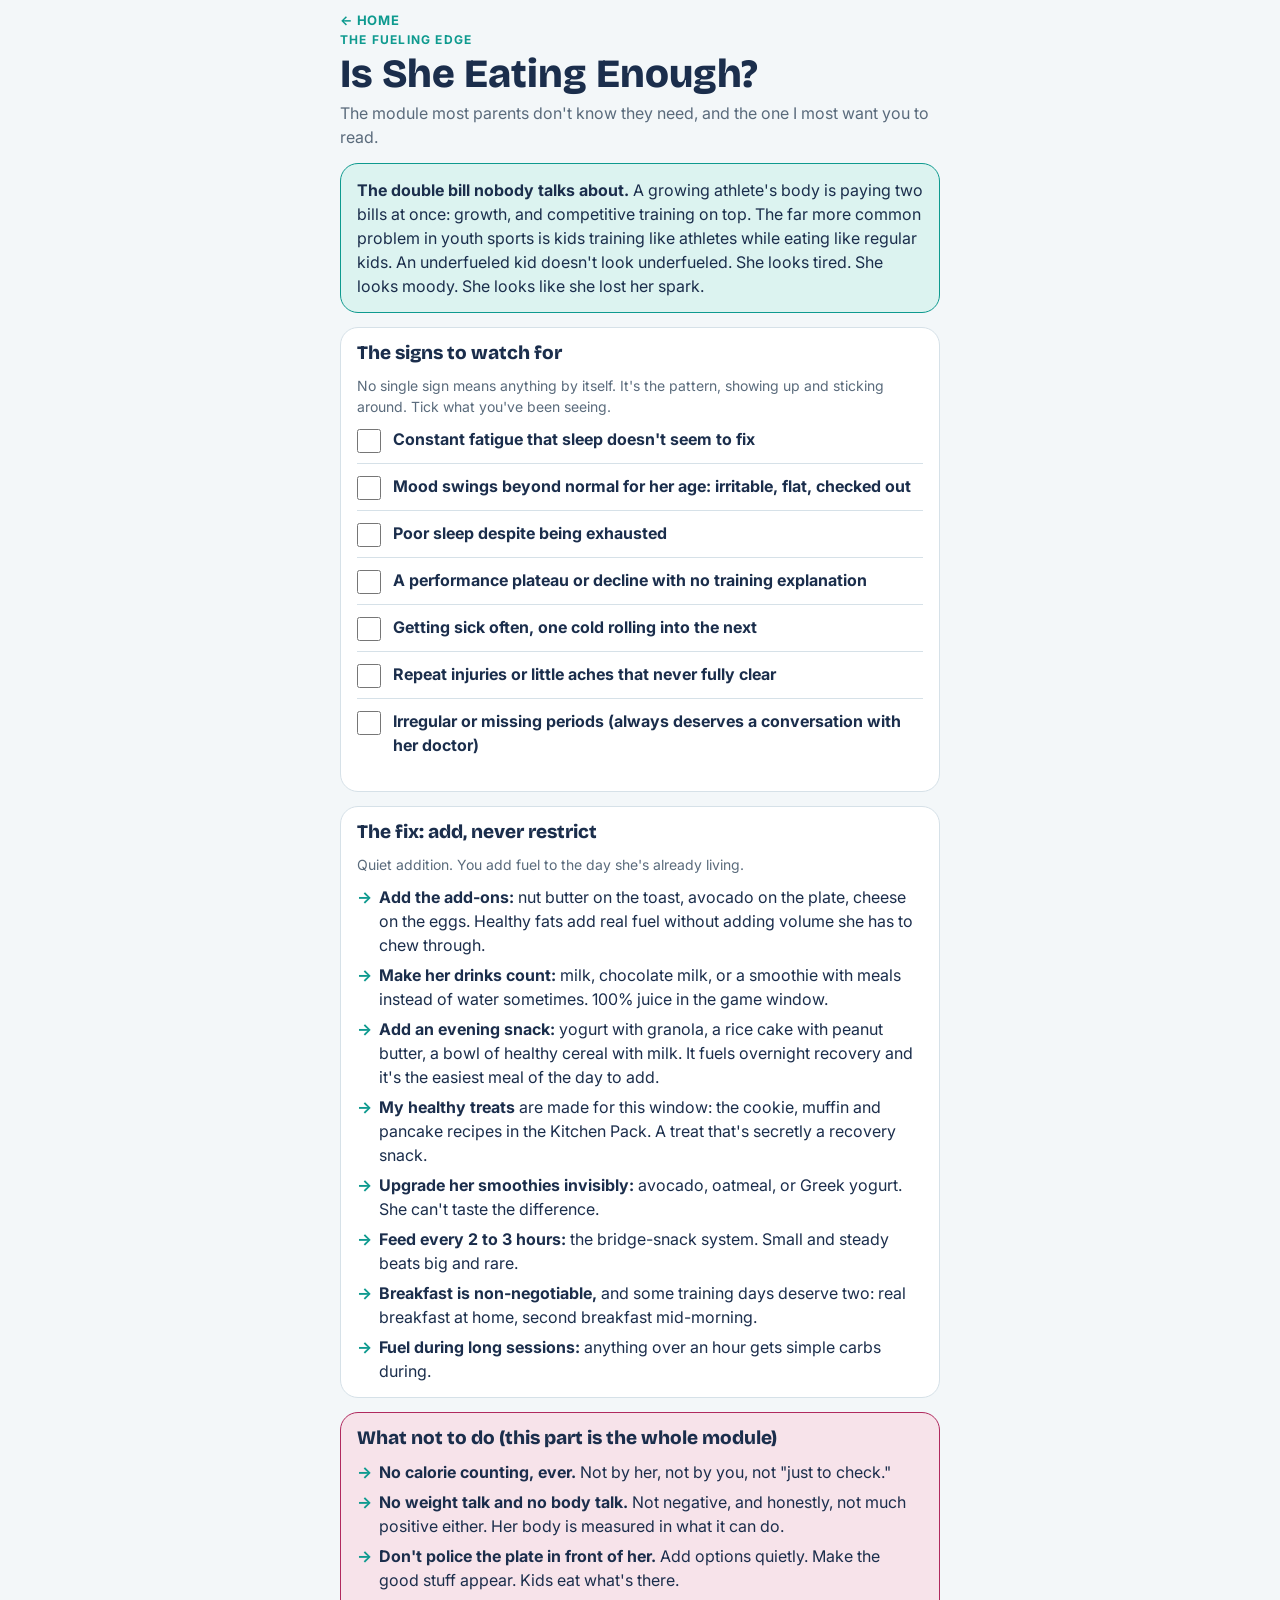
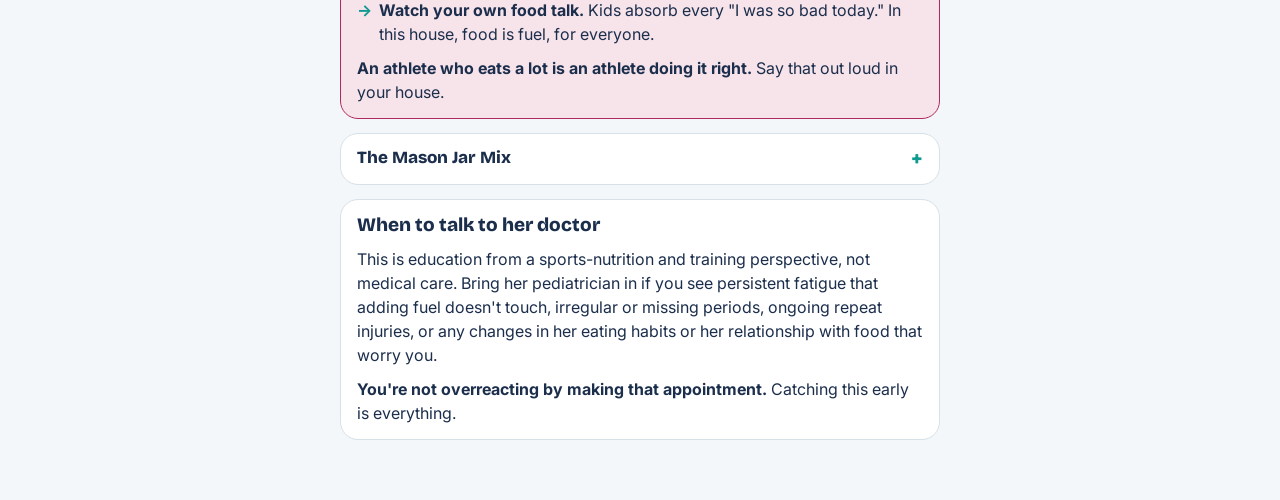
<file: enough.html>
<!doctype html>
<meta charset="utf-8">
<base target="_top">
<meta name="viewport" content="width=device-width, initial-scale=1, viewport-fit=cover">
<title>Is She Eating Enough? · The Fueling Edge</title>
<link rel="manifest" href="manifest.json">
<meta name="theme-color" content="#b0295e">
<meta name="apple-mobile-web-app-capable" content="yes">
<meta name="apple-mobile-web-app-title" content="Fueling">
<link rel="apple-touch-icon" href="icons/icon-180.png">
<link rel="preconnect" href="https://fonts.googleapis.com">
<link rel="stylesheet" href="https://fonts.googleapis.com/css2?family=Bricolage+Grotesque:opsz,wght@12..96,500;12..96,700;12..96,800&family=Inter:wght@400;500;600;700&display=swap">
<link rel="stylesheet" href="fuel.css">
<div class="wrap">
<header><a class="back" href="start.html">← Home</a><span class="eyebrow">The Fueling Edge</span><h1>Is She Eating Enough?</h1><p class=lead>The module most parents don't know they need, and the one I most want you to read.</p></header>
  <div class="card soft"><p><b>The double bill nobody talks about.</b> A growing athlete's body is paying two bills at once: growth, and competitive training on top. The far more common problem in youth sports is kids training like athletes while eating like regular kids. An underfueled kid doesn't look underfueled. She looks tired. She looks moody. She looks like she lost her spark.</p></div>
  <section class="card">
    <h2>The signs to watch for</h2>
    <p class="small muted">No single sign means anything by itself. It's the pattern, showing up and sticking around. Tick what you've been seeing.</p>
    <div id="signs"></div>
    <div id="verdict"></div>
  </section>
  <section class="card">
    <h2>The fix: add, never restrict</h2>
    <p class="small muted">Quiet addition. You add fuel to the day she's already living.</p>
    <ul class="arrows">
      <li><b>Add the add-ons:</b> nut butter on the toast, avocado on the plate, cheese on the eggs. Healthy fats add real fuel without adding volume she has to chew through.</li>
      <li><b>Make her drinks count:</b> milk, chocolate milk, or a smoothie with meals instead of water sometimes. 100% juice in the game window.</li>
      <li><b>Add an evening snack:</b> yogurt with granola, a rice cake with peanut butter, a bowl of healthy cereal with milk. It fuels overnight recovery and it's the easiest meal of the day to add.</li>
      <li><b>My healthy treats</b> are made for this window: the cookie, muffin and pancake recipes in the Kitchen Pack. A treat that's secretly a recovery snack.</li>
      <li><b>Upgrade her smoothies invisibly:</b> avocado, oatmeal, or Greek yogurt. She can't taste the difference.</li>
      <li><b>Feed every 2 to 3 hours:</b> the bridge-snack system. Small and steady beats big and rare.</li>
      <li><b>Breakfast is non-negotiable,</b> and some training days deserve two: real breakfast at home, second breakfast mid-morning.</li>
      <li><b>Fuel during long sessions:</b> anything over an hour gets simple carbs during.</li>
    </ul>
  </section>
  <section class="card pink">
    <h2>What not to do (this part is the whole module)</h2>
    <ul class="arrows">
      <li><b>No calorie counting, ever.</b> Not by her, not by you, not "just to check."</li>
      <li><b>No weight talk and no body talk.</b> Not negative, and honestly, not much positive either. Her body is measured in what it can do.</li>
      <li><b>Don't police the plate in front of her.</b> Add options quietly. Make the good stuff appear. Kids eat what's there.</li>
      <li><b>Watch your own food talk.</b> Kids absorb every "I was so bad today." In this house, food is fuel, for everyone.</li>
    </ul>
    <p><b>An athlete who eats a lot is an athlete doing it right.</b> Say that out loud in your house.</p>
  </section>
  <details><summary>The Mason Jar Mix</summary><div class="in">
    <p>In a mason jar, mix equal parts hemp seeds, chia seeds, and flax meal, a quarter cup of each. Keep it by the stove. A few tablespoons go into anything saucy: chili, stews, meat sauce, meatballs, meatloaf, even smoothies. They don't taste like anything, and they add fiber, healthy fats, and extra protein. They will never know it's there.</p>
  </div></details>
  <section class="card">
    <h2>When to talk to her doctor</h2>
    <p>This is education from a sports-nutrition and training perspective, not medical care. Bring her pediatrician in if you see persistent fatigue that adding fuel doesn't touch, irregular or missing periods, ongoing repeat injuries, or any changes in her eating habits or her relationship with food that worry you.</p>
    <p><b>You're not overreacting by making that appointment.</b> Catching this early is everything.</p>
  </section>
</div>
<script src="fuel.js"></script>
<script>
const SIGNS=[['fatigue','Constant fatigue that sleep doesn\'t seem to fix'],['mood','Mood swings beyond normal for her age: irritable, flat, checked out'],['sleep','Poor sleep despite being exhausted'],['plateau','A performance plateau or decline with no training explanation'],['sick','Getting sick often, one cold rolling into the next'],['injury','Repeat injuries or little aches that never fully clear'],['period','Irregular or missing periods (always deserves a conversation with her doctor)']];
const KEY='fuel:signs';
function render(){const t=store.get(KEY,{});const n=SIGNS.filter(([id])=>t[id]).length;
  $('#signs').innerHTML=SIGNS.map(([id,txt])=>`<div class="item ${t[id]?'done':''}"><input type="checkbox" id="s-${id}" data-id="${id}" ${t[id]?'checked':''}><label for="s-${id}"><b style="text-decoration:none;color:var(--ink)">${esc(txt)}</b></label></div>`).join('');
  $('#verdict').innerHTML=n===0?'':n===1?'<p class="small"><b>One sign.</b> Watch it for a couple of weeks and start the quiet additions below.</p>':t.period?'<p class="small" style="color:var(--accent)"><b>Missing or irregular periods is a direct signal from her body that fuel is short.</b> Start the additions below and book the pediatrician.</p>':`<p class="small" style="color:var(--accent)"><b>${n} signs together is a pattern.</b> Start the additions below today. If two weeks of adding fuel doesn\'t touch it, call her doctor.</p>`}
document.addEventListener('change',e=>{const c=e.target.closest('input[data-id]');if(!c)return;const t=store.get(KEY,{});t[c.dataset.id]=c.checked;store.set(KEY,t);render()});
render();
</script>
</file>
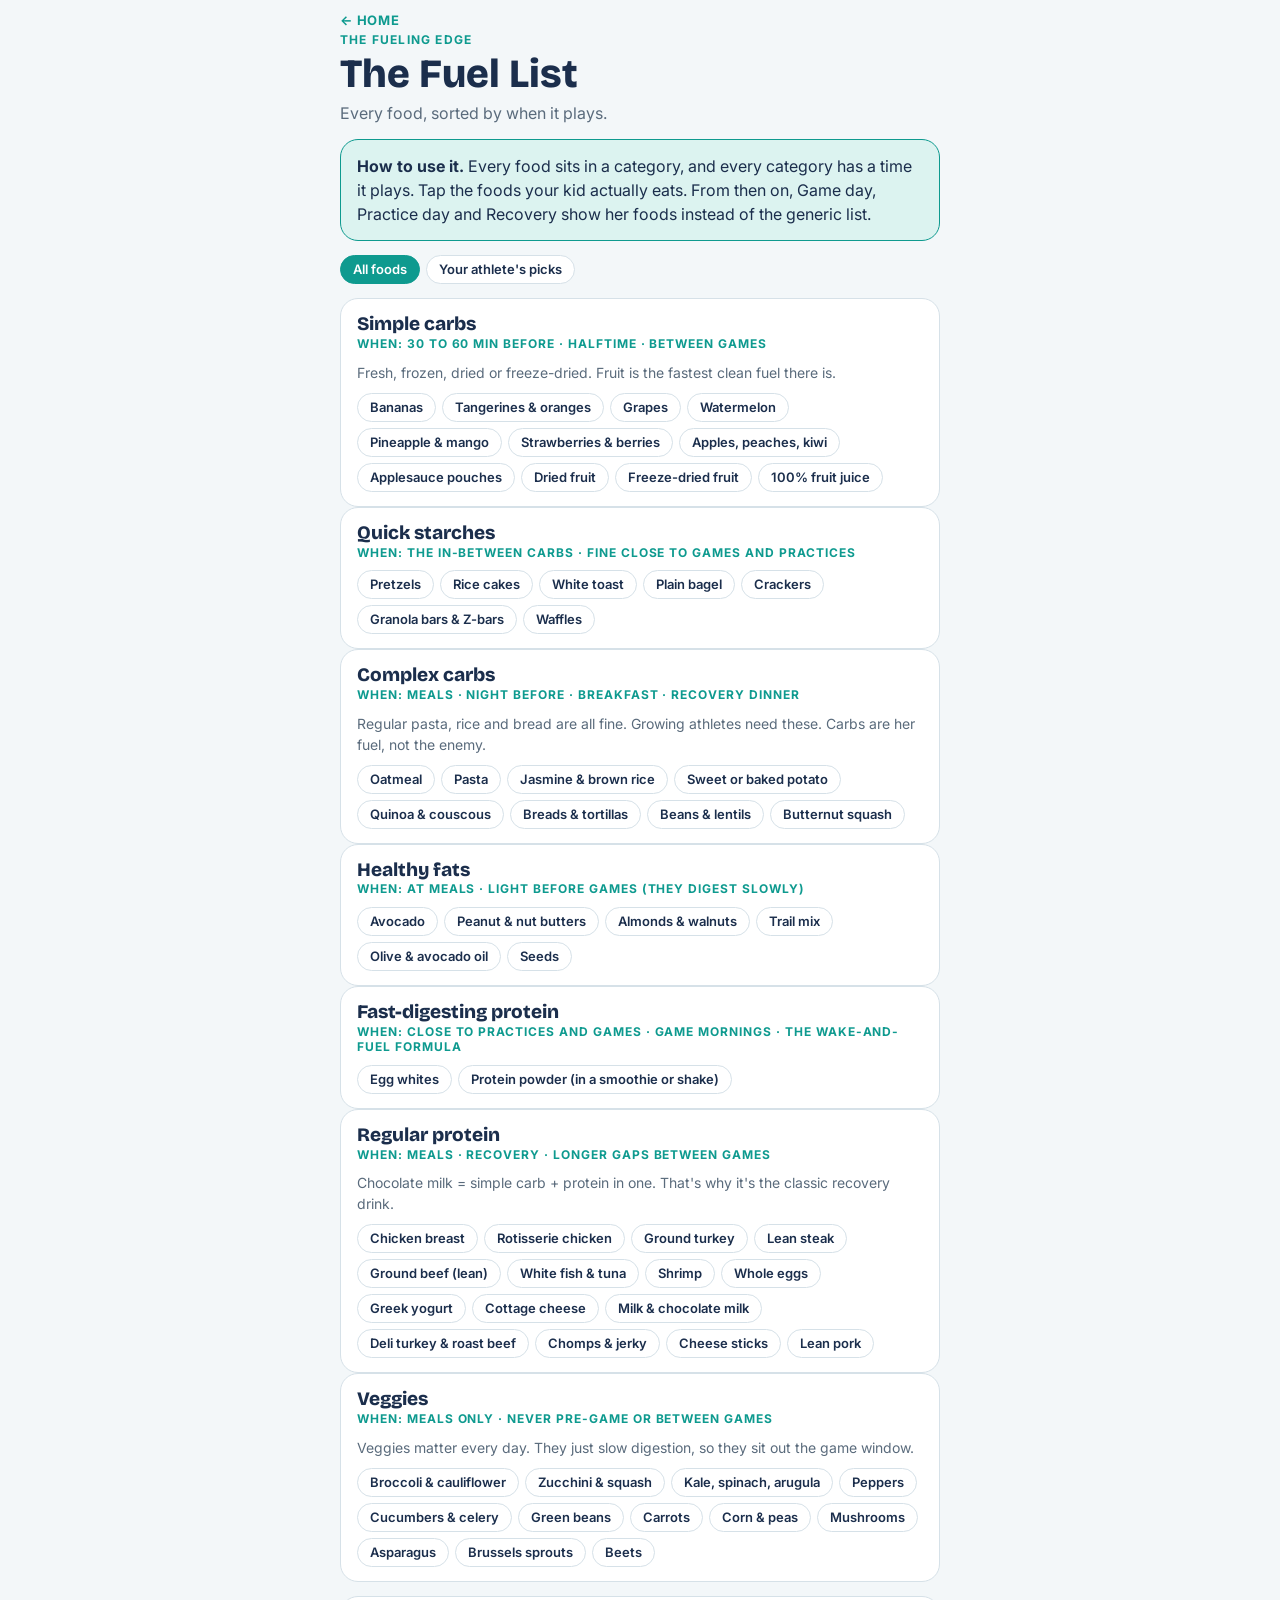
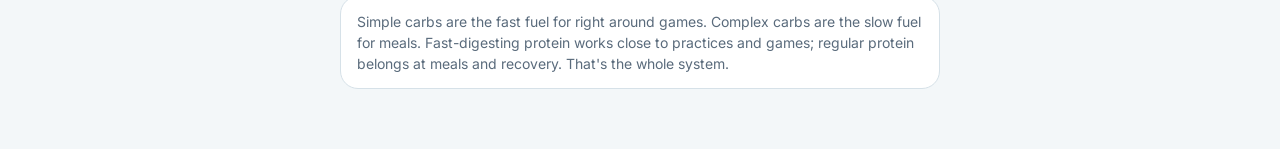
<file: fuel.html>
<!doctype html>
<meta charset="utf-8">
<base target="_top">
<meta name="viewport" content="width=device-width, initial-scale=1, viewport-fit=cover">
<title>The Fuel List · The Fueling Edge</title>
<link rel="manifest" href="manifest.json">
<meta name="theme-color" content="#b0295e">
<meta name="apple-mobile-web-app-capable" content="yes">
<meta name="apple-mobile-web-app-title" content="Fueling">
<link rel="apple-touch-icon" href="icons/icon-180.png">
<link rel="preconnect" href="https://fonts.googleapis.com">
<link rel="stylesheet" href="https://fonts.googleapis.com/css2?family=Bricolage+Grotesque:opsz,wght@12..96,500;12..96,700;12..96,800&family=Inter:wght@400;500;600;700&display=swap">
<link rel="stylesheet" href="fuel.css">
<div class="wrap">
<header><a class="back" href="start.html">← Home</a><span class="eyebrow">The Fueling Edge</span><h1>The Fuel List</h1><p class=lead>Every food, sorted by when it plays.</p></header>
  <div class="card soft"><p><b>How to use it.</b> Every food sits in a category, and every category has a time it plays. Tap the foods your kid actually eats. From then on, Game day, Practice day and Recovery show her foods instead of the generic list.</p></div>
  <div class="chips" id="filter"><button class="chip" data-f="all" aria-pressed="true">All foods</button><button class="chip" data-f="likes" aria-pressed="false">Your athlete's picks</button></div>
  <div id="cats"></div>
  <div class="card"><p class="small muted">Simple carbs are the fast fuel for right around games. Complex carbs are the slow fuel for meals. Fast-digesting protein works close to practices and games; regular protein belongs at meals and recovery. That's the whole system.</p></div>
</div>
<script src="fuel.js"></script>
<script>
let f='all';
function render(){const L=likes();
  $('#cats').innerHTML=DATA.categories.map(c=>{const foods=f==='likes'?c.foods.filter(x=>L[x]):c.foods;if(f==='likes'&&!foods.length)return '';
    return `<section class="card"><div><h2>${esc(c.name)}</h2><span class="when">When: ${esc(c.when)}</span></div>${c.note?`<p class="small muted">${esc(c.note)}</p>`:''}
      <div class="chips">${foods.map(x=>`<button class="chip" data-food="${esc(x)}" aria-pressed="${!!L[x]}">${L[x]?'✓ ':''}${esc(x)}</button>`).join('')}</div></section>`}).join('')||'<div class="card"><p>No picks yet. Switch to All foods and tap the ones she eats.</p></div>';}
document.addEventListener('click',e=>{const b=e.target.closest('button');if(!b)return;
  if(b.dataset.food){const L=likes();L[b.dataset.food]=!L[b.dataset.food];store.set('fuel:likes',L);render()}
  if(b.dataset.f){f=b.dataset.f;document.querySelectorAll('#filter .chip').forEach(x=>x.setAttribute('aria-pressed',x.dataset.f===f));render()}});
loadData().then(render);
</script>
</file>
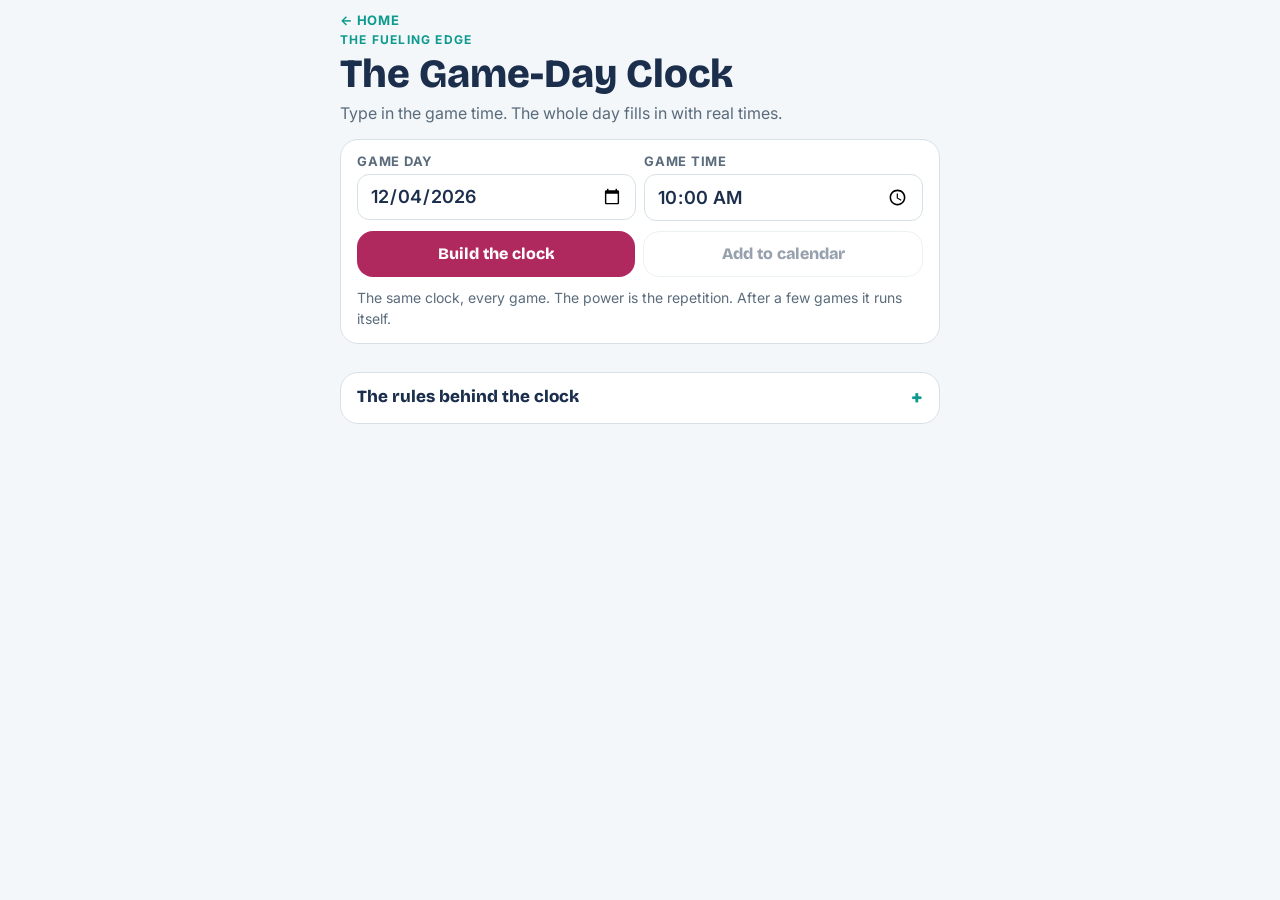
<file: gameday.html>
<!doctype html>
<meta charset="utf-8">
<base target="_top">
<meta name="viewport" content="width=device-width, initial-scale=1, viewport-fit=cover">
<title>The Game-Day Clock · The Fueling Edge</title>
<link rel="manifest" href="manifest.json">
<meta name="theme-color" content="#b0295e">
<meta name="apple-mobile-web-app-capable" content="yes">
<meta name="apple-mobile-web-app-title" content="Fueling">
<link rel="apple-touch-icon" href="icons/icon-180.png">
<link rel="preconnect" href="https://fonts.googleapis.com">
<link rel="stylesheet" href="https://fonts.googleapis.com/css2?family=Bricolage+Grotesque:opsz,wght@12..96,500;12..96,700;12..96,800&family=Inter:wght@400;500;600;700&display=swap">
<link rel="stylesheet" href="fuel.css">
<div class="wrap">
<header><a class="back" href="start.html">← Home</a><span class="eyebrow">The Fueling Edge</span><h1>The Game-Day Clock</h1><p class=lead>Type in the game time. The whole day fills in with real times.</p></header>
  <section class="card">
    <div class="two"><label class="field">Game day<input type="date" id="gdate"></label><label class="field">Game time<input type="time" id="gtime"></label></div>
    <div class="cta-row"><button class="go" id="build">Build the clock</button><button class="go quiet" id="ics" disabled>Add to calendar</button></div>
    <p class="small muted">The same clock, every game. The power is the repetition. After a few games it runs itself.</p>
  </section>
  <div id="clock"></div>
  <details><summary>The rules behind the clock</summary><div class="in">
    <p><b>The carb rule.</b> Complex carbs (pasta, rice, oatmeal, potatoes) are the slow fuel, so they belong at meals: the night before, breakfast, and the recovery meal. Simple carbs (fruit, applesauce, juice) and quick starches (pretzels, toast, plain bagels) digest fast, so they're the fuel for close to game time.</p>
    <p><b>The protein rule.</b> Regular protein takes real energy to digest, so it belongs at meals with time to spare, 1.5+ hours before playing. Closer than that, if she needs protein, it has to be fast-digesting: egg whites or protein powder in a smoothie.</p>
    <p><b>The veggie rule.</b> Veggies matter every day, but they slow digestion. From 90 minutes out until after the game, they sit on the bench.</p>
    <p><b>The nothing-new rule.</b> Game day is never the day to try a new food, bar or drink. Everything gets tested on a practice day first.</p>
    <p><b>The not-hungry rule.</b> Nerves and early mornings kill appetite, but her body still needs fuel. She eats something, even if it's small and simple.</p>
    <p class="small muted">Digestion takes energy. Anything heavy, fried, high-fat or high-fiber pulls blood toward her stomach exactly when her muscles need it. So as game time gets closer, the food gets simpler.</p>
  </div></details>
</div>
<script src="fuel.js"></script>
<script>
const SLOTS=[
 {m:-18*60,label:'Night before',name:'Dinner',rule:'Complex carbs + regular protein (lean) + veggies. Add a healthy fat like avocado if they won\'t do veggies. Pasta with chicken, taco bowls, grill night. Nothing fried, no dessert. The treat comes after tomorrow\'s game.',cats:['complex','protein','veggies']},
 {m:-3*60,label:'Game morning',name:'She eats. Not negotiable.',rule:'1.5+ hours before: regular protein + complex carbs + fruit. One hour or less: just quick starches + fruit. Rushed? The Wake-and-Fuel Formula: 1 fast-digesting protein, 1 complex carb, 1 fruit. Hotel? Bagel or toast first, add fruit.',cats:['fastprotein','complex','simple'],morning:true},
 {m:-90,label:'90 min out',name:'The real meal window',rule:'Complex-carb forward, a normal serving of regular protein and/or a healthy fat. Protein oatmeal pancakes, bagel with avocado, waffle with peanut butter, smoothie. No veggies from here until after the game.',cats:['complex','protein','fats']},
 {m:-45,label:'30 to 60 min out',name:'Simple carbs and quick starches only',rule:'Banana, tangerine, applesauce pouch, pretzels, half a granola bar. Nothing new on game day.',cats:['simple','quick']},
 {m:-15,label:'In the car',name:'The salt pinch',rule:'A pinch of salt on the tongue, let it dissolve, then plenty of water.',cats:[]},
 {m:0,label:'Game time',name:'Go.',rule:'Halftime: water. If the game runs past an hour or it\'s hot: simple carbs. Orange slices, applesauce, a few sips of juice or Gatorade (not soda).',cats:['simple']},
 {m:30,label:'30 min after',name:'Recovery snack',rule:'Another game today? Simple carbs, restart the clock. Done for the day? Simple carb + regular protein: chocolate milk, deli meat, Chomps.',cats:['simple','protein'],after:true},
 {m:120,label:'Within 2 hours',name:'A real meal',rule:'Dinner is the actual recovery tool. Regular protein + complex carbs + veggies.',cats:['protein','complex','veggies']}];
const saved=store.get('fuel:game',{});
$('#gdate').value=saved.date||TODAY;$('#gtime').value=saved.time||'10:00';
function build(){const date=$('#gdate').value,time=$('#gtime').value;if(!date||!time)return;store.set('fuel:game',{date,time});
  const g=new Date(date+'T'+time);const ticks=store.get('fuel:game:'+date,{});
  // Early game: breakfast and the 90-minute meal are the same meal. She eats when she gets up, no earlier.
  const seven=new Date(g);seven.setHours(7,0,0,0);const early=g.getTime()-seven.getTime()<150*60000;
  const slots=SLOTS.filter(s=>!(early&&s.m===-90)).map(s=>early&&s.morning?{...s,name:'She eats as soon as she is up',rule:'Early game. No need to wake her earlier to eat. Whatever time she gets up, she eats then. 1.5+ hours to go: regular protein + complex carbs + fruit. An hour or less: quick starches + fruit, as much as she can without feeling sick. Rushed? The Wake-and-Fuel Formula: 1 fast-digesting protein, 1 complex carb, 1 fruit. Hotel? Bagel or toast first, add fruit. Something small beats nothing.'}:s);
  $('#clock').innerHTML=`<section class="card"><h2>${g.toLocaleDateString([], {weekday:'long',month:'short',day:'numeric'})} · game at ${fmtTime(g)}</h2><div class="timeline">${slots.map((s,i)=>{
    let t=new Date(g.getTime()+s.m*60000);let tl=s.m===-18*60?'Tonight':s.morning?'Breakfast':fmtTime(t);
    if(s.morning){if(early){tl='When she\'s up'}else{const latest=new Date(g.getTime()-90*60000);t=seven<latest?seven:new Date(g.getTime()-120*60000);tl=fmtTime(t)}}
    const foods=s.cats.map(c=>picksText(c,3)).filter(Boolean).join(' · ');
    return `<div class="slot"><div class="t">${tl}<small>${esc(s.label)}</small></div><div><h3>${esc(s.name)}</h3><p>${s.rule}</p>${foods?`<p class="picks">Your athlete's picks: ${esc(foods)}</p>`:''}<label class="small" style="display:flex;gap:8px;align-items:center;margin-top:6px"><input type="checkbox" data-tick="${i}" ${ticks[i]?'checked':''} style="width:20px;height:20px;accent-color:var(--brand)"> Done</label></div></div>`}).join('')}</div>
    <p class="small muted">Your athlete's picks come from the Fuel List. <a href="fuel.html" style="color:var(--brand);font-weight:700">Change them</a>.</p></section>`;
  $('#ics').disabled=false;}
function ics(){const {date,time}=store.get('fuel:game',{});if(!date)return;const g=new Date(date+'T'+time);
  const pad=n=>String(n).padStart(2,'0');const stamp=d=>`${d.getFullYear()}${pad(d.getMonth()+1)}${pad(d.getDate())}T${pad(d.getHours())}${pad(d.getMinutes())}00`;
  const ev=SLOTS.filter(s=>s.m!==-18*60).map(s=>{let t=new Date(g.getTime()+s.m*60000);if(s.morning){t=new Date(g.getTime()-120*60000)}const e=new Date(t.getTime()+15*60000);
    return `BEGIN:VEVENT\r\nUID:fuel-${date}-${s.m}@fuelingedge\r\nDTSTART:${stamp(t)}\r\nDTEND:${stamp(e)}\r\nSUMMARY:${s.label}: ${s.name}\r\nDESCRIPTION:${s.rule.replace(/,/g,'\\,')}\r\nBEGIN:VALARM\r\nTRIGGER:-PT0M\r\nACTION:DISPLAY\r\nDESCRIPTION:${s.name}\r\nEND:VALARM\r\nEND:VEVENT`}).join('\r\n');
  const night=new Date(g);night.setDate(night.getDate()-1);night.setHours(18,0,0,0);const nightEv=`BEGIN:VEVENT\r\nUID:fuel-${date}-night@fuelingedge\r\nDTSTART:${stamp(night)}\r\nDTEND:${stamp(new Date(night.getTime()+15*60000))}\r\nSUMMARY:Night before: ${SLOTS[0].name}\r\nDESCRIPTION:${SLOTS[0].rule.replace(/,/g,'\\,')}\r\nEND:VEVENT`;
  const txt=`BEGIN:VCALENDAR\r\nVERSION:2.0\r\nPRODID:-//The Fueling Edge//EN\r\n${nightEv}\r\n${ev}\r\nEND:VCALENDAR`;
  const a=document.createElement('a');a.href='data:text/calendar;charset=utf-8,'+encodeURIComponent(txt);a.download=`game-day-${date}.ics`;document.body.appendChild(a);a.click();a.remove();}
document.addEventListener('click',e=>{if(e.target.id==='build')build();if(e.target.id==='ics')ics()});
document.addEventListener('change',e=>{const c=e.target.closest('[data-tick]');if(!c)return;const date=$('#gdate').value;const t=store.get('fuel:game:'+date,{});t[c.dataset.tick]=c.checked;store.set('fuel:game:'+date,t)});
loadData().then(()=>{if(saved.date)build()});
</script>
</file>
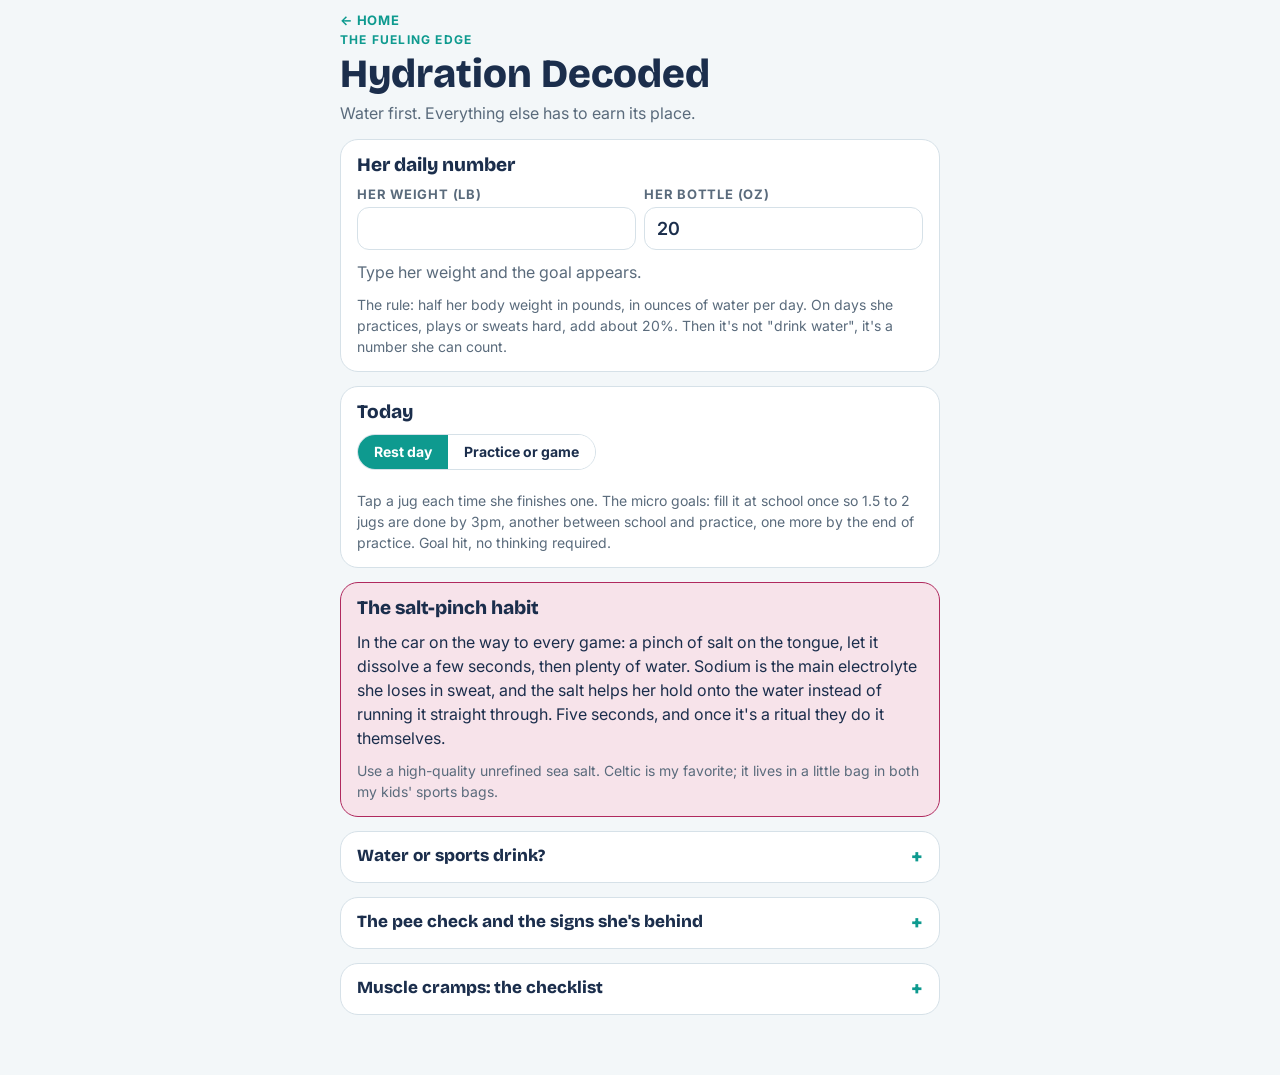
<file: hydration.html>
<!doctype html>
<meta charset="utf-8">
<base target="_top">
<meta name="viewport" content="width=device-width, initial-scale=1, viewport-fit=cover">
<title>Hydration Decoded · The Fueling Edge</title>
<link rel="manifest" href="manifest.json">
<meta name="theme-color" content="#b0295e">
<meta name="apple-mobile-web-app-capable" content="yes">
<meta name="apple-mobile-web-app-title" content="Fueling">
<link rel="apple-touch-icon" href="icons/icon-180.png">
<link rel="preconnect" href="https://fonts.googleapis.com">
<link rel="stylesheet" href="https://fonts.googleapis.com/css2?family=Bricolage+Grotesque:opsz,wght@12..96,500;12..96,700;12..96,800&family=Inter:wght@400;500;600;700&display=swap">
<link rel="stylesheet" href="fuel.css">
<div class="wrap">
<header><a class="back" href="start.html">← Home</a><span class="eyebrow">The Fueling Edge</span><h1>Hydration Decoded</h1><p class=lead>Water first. Everything else has to earn its place.</p></header>
  <section class="card">
    <h2>Her daily number</h2>
    <div class="two"><label class="field">Her weight (lb)<input type="number" id="wt" min="40" max="250" inputmode="numeric"></label><label class="field">Her bottle (oz)<input type="number" id="jug" min="8" max="64" inputmode="numeric"></label></div>
    <div id="goal"></div>
    <p class="small muted">The rule: half her body weight in pounds, in ounces of water per day. On days she practices, plays or sweats hard, add about 20%. Then it's not "drink water", it's a number she can count.</p>
  </section>
  <section class="card" id="trackcard">
    <h2>Today</h2>
    <div class="seg" style="align-self:flex-start"><button data-day="rest" aria-pressed="true">Rest day</button><button data-day="train" aria-pressed="false">Practice or game</button></div>
    <div id="jugs" class="chips"></div>
    <p class="small muted">Tap a jug each time she finishes one. The micro goals: fill it at school once so 1.5 to 2 jugs are done by 3pm, another between school and practice, one more by the end of practice. Goal hit, no thinking required.</p>
  </section>
  <section class="card pink">
    <h2>The salt-pinch habit</h2>
    <p>In the car on the way to every game: a pinch of salt on the tongue, let it dissolve a few seconds, then plenty of water. Sodium is the main electrolyte she loses in sweat, and the salt helps her hold onto the water instead of running it straight through. Five seconds, and once it's a ritual they do it themselves.</p>
    <p class="small muted">Use a high-quality unrefined sea salt. Celtic is my favorite; it lives in a little bag in both my kids' sports bags.</p>
  </section>
  <details><summary>Water or sports drink?</summary><div class="in">
    <p>Water is the default. For a normal practice under an hour, water is all she needs, period. A sports or electrolyte drink earns its place when:</p>
    <ul class="arrows"><li>Practices or games run over an hour</li><li>Tournaments and multi-game days</li><li>Outdoor sports in the heat, when she's sweating hard</li></ul>
    <p><b>The one number on the label:</b> skip the front, read the back, look at the sodium. If the sodium is near zero, it's water in a costume.</p>
  </div></details>
  <details><summary>The pee check and the signs she's behind</summary><div class="in">
    <ul class="arrows"><li><b>Dark yellow?</b> Behind on water. Catch up now, not at game time.</li><li><b>Light yellow?</b> Right where she should be.</li><li><b>Always clear?</b> Drinking more than she needs.</li></ul>
    <p>Dehydration shows up disguised: a headache at or after practice, fading early, cramping in the heat. When you see these, hydration and salt are the first two things to check, before you blame fitness, effort, or a bad day.</p>
  </div></details>
  <details><summary>Muscle cramps: the checklist</summary><div class="in">
    <ol style="margin:0;padding-left:20px"><li><b>Water:</b> has she been drinking all day, or just at practice?</li><li><b>Salt:</b> is she sweating hard without replacing sodium?</li><li><b>What she ate before:</b> fried or heavy food close to practice causes stomach and muscle misery.</li><li><b>Enough carbs:</b> an underfueled muscle is a cramping muscle.</li></ol>
    <p class="small muted">Fix those four before anyone panics. If cramping keeps happening anyway, that's a conversation for her pediatrician.</p>
  </div></details>
</div>
<script src="fuel.js"></script>
<script>
const S=store.get('fuel:hyd',{wt:'',jug:20});$('#wt').value=S.wt||'';$('#jug').value=S.jug||20;
const dayKey='fuel:hyd:'+TODAY;
function goalOz(){const wt=+$('#wt').value||0;if(!wt)return 0;const d=store.get(dayKey,{});return Math.round(wt/2*(d.train?1.2:1))}
function render(){const wt=+$('#wt').value||0,jug=+$('#jug').value||20;store.set('fuel:hyd',{wt,jug});const d=store.get(dayKey,{});
  document.querySelectorAll('[data-day]').forEach(b=>b.setAttribute('aria-pressed',(b.dataset.day==='train')===!!d.train));
  const oz=goalOz();const jugs=oz?Math.ceil(oz/jug*2)/2:0;
  $('#goal').innerHTML=oz?`<div class="big">${oz} oz</div><p style="text-align:center"><b>${jugs} ${jug} oz jug${jugs===1?'':'s'}</b> a day${d.train?' (practice day, +20%)':''}</p>`:'<p class="muted">Type her weight and the goal appears.</p>';
  const n=d.jugs||0;const total=Math.ceil(jugs)||0;
  $('#jugs').innerHTML=total?Array.from({length:total},(_,i)=>`<button class="chip ${i<n?'on':''}" data-jug="${i+1}">${i<n?'✓':''} Jug ${i+1}</button>`).join('')+(n>=jugs?'<span class="chip tag">Goal hit</span>':''):'';
  if(n>=jugs&&jugs){const w=store.get('fuel:week:'+TODAY,{});if(!w.water){w.water=true;store.set('fuel:week:'+TODAY,w);logDone('water')}}}
document.addEventListener('input',e=>{if(e.target.id==='wt'||e.target.id==='jug')render()});
document.addEventListener('click',e=>{const b=e.target.closest('button');if(!b)return;const d=store.get(dayKey,{});
  if(b.dataset.day){d.train=b.dataset.day==='train';store.set(dayKey,d);render()}
  if(b.dataset.jug){const k=+b.dataset.jug;d.jugs=(d.jugs||0)>=k?k-1:k;store.set(dayKey,d);render()}});
render();
</script>
</file>
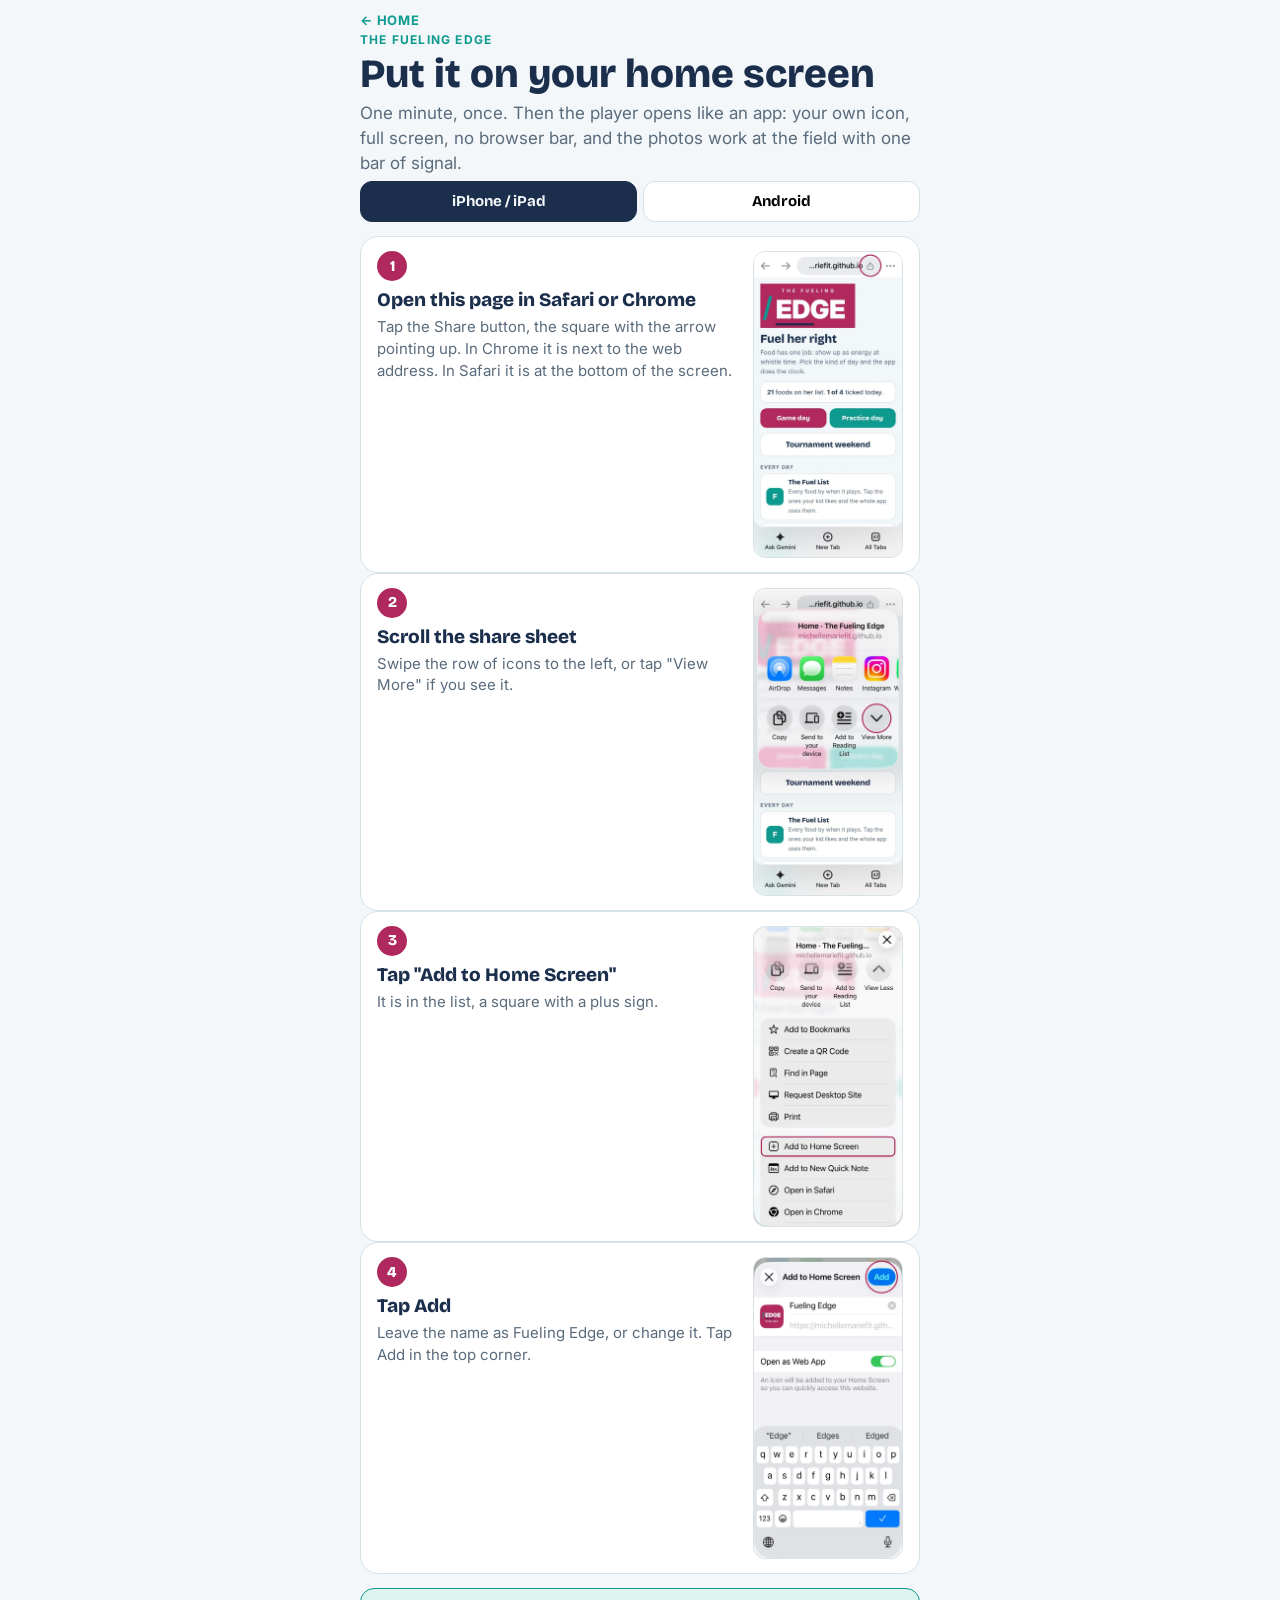
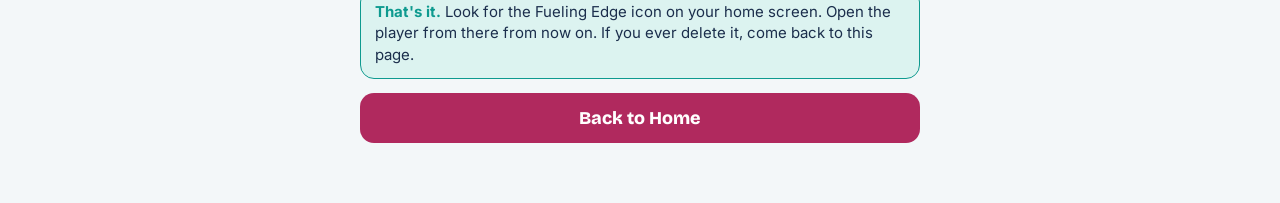
<file: install.html>
<!doctype html>
<meta charset="utf-8">
<base target="_top">
<meta name="viewport" content="width=device-width, initial-scale=1, viewport-fit=cover">
<title>Add to Home Screen · The Fueling Edge</title>
<link rel="manifest" href="manifest.json">
<meta name="theme-color" content="#0e9a8f">
<meta name="apple-mobile-web-app-capable" content="yes">
<link rel="apple-touch-icon" href="icons/icon-180.png">
<link rel="preconnect" href="https://fonts.googleapis.com">
<link rel="stylesheet" href="https://fonts.googleapis.com/css2?family=Bricolage+Grotesque:opsz,wght@12..96,500;12..96,700;12..96,800&family=Inter:wght@400;500;600;700&display=swap">
<style>
/* Step-by-step: put the player on the home screen so it opens like an app. Screenshots by Michelle. */
:root{--bg:#f3f7f9;--card:#fff;--ink:#1b2e4c;--muted:#5a6b7c;--line:#d6e1e8;--brand:#0e9a8f;--brand-soft:#dcf3f0;--accent:#b0295e;
  --display:"Bricolage Grotesque","Helvetica Neue",Arial,sans-serif;--body:"Inter","Helvetica Neue",Arial,sans-serif}
@media (prefers-color-scheme: dark){:root:not([data-theme="light"]){--bg:#0f1b2e;--card:#1b2b45;--ink:#eef4f8;--muted:#a4b4c4;--line:#2c3f5c;--brand:#4fcfc4;--brand-soft:#17403c;--accent:#e8558a;color-scheme:dark}}
:root[data-theme="dark"]{--bg:#0f1b2e;--card:#1b2b45;--ink:#eef4f8;--muted:#a4b4c4;--line:#2c3f5c;--brand:#4fcfc4;--brand-soft:#17403c;--accent:#e8558a;color-scheme:dark}
*{box-sizing:border-box}
body{margin:0;background:var(--bg);color:var(--ink);font:400 17px/1.45 var(--body);padding:0 16px 60px}
.wrap{max-width:560px;margin:0 auto;display:flex;flex-direction:column;gap:14px}
header{padding-top:14px;display:flex;flex-direction:column;gap:6px}
.eyebrow{font:700 12px/1.2 var(--body);letter-spacing:.1em;text-transform:uppercase;color:var(--brand)}
h1{font:800 clamp(28px,8vw,40px)/1.05 var(--display);margin:0}
.lead{margin:0;color:var(--muted)}
a.back{font:700 13px/1 var(--body);letter-spacing:.06em;text-transform:uppercase;color:var(--brand);text-decoration:none}
.tabs{display:flex;gap:6px}
.tabs button{flex:1;border:1px solid var(--line);background:var(--card);border-radius:12px;padding:12px;font:700 15px/1 var(--display);cursor:pointer}
.tabs button[aria-pressed="true"]{background:var(--ink);color:var(--bg);border-color:var(--ink)}
.step{background:var(--card);border:1px solid var(--line);border-radius:18px;padding:14px 16px;display:grid;grid-template-columns:1fr 150px;gap:14px;align-items:start}
.step .n{display:inline-grid;place-items:center;width:30px;height:30px;border-radius:50%;background:var(--accent);color:#fff;font:800 15px/1 var(--display);margin-bottom:8px}
.step h2{margin:0 0 4px;font:800 19px/1.2 var(--display)}
.step p{margin:0;color:var(--muted);font-size:15px}
.step img{width:150px;border-radius:12px;border:1px solid var(--line);display:block}
.step.noimg{grid-template-columns:1fr}
.done{background:var(--brand-soft);border:1px solid var(--brand);border-radius:14px;padding:12px 14px;font-size:15px}
.done b{color:var(--brand)}
.go{display:block;text-align:center;background:var(--accent);color:#fff;text-decoration:none;border-radius:14px;padding:16px;font:800 18px/1 var(--display)}
@media (max-width:380px){.step{grid-template-columns:1fr 120px}.step img{width:120px}}
</style>
<div class="wrap">
  <header><a class="back" href="start.html">← Home</a><span class="eyebrow">The Fueling Edge</span><h1>Put it on your home screen</h1>
    <p class="lead">One minute, once. Then the player opens like an app: your own icon, full screen, no browser bar, and the photos work at the field with one bar of signal.</p>
    <div class="tabs"><button data-os="ios" aria-pressed="true">iPhone / iPad</button><button data-os="android" aria-pressed="false">Android</button></div></header>
  <div id="steps"></div>
  <div class="done"><b>That's it.</b> Look for the Fueling Edge icon on your home screen. Open the player from there from now on. If you ever delete it, come back to this page.</div>
  <a class="go" href="start.html">Back to Home</a>
</div>
<script>
const STEPS={
 ios:[
  ['Open this page in Safari or Chrome','Tap the Share button, the square with the arrow pointing up. In Chrome it is next to the web address. In Safari it is at the bottom of the screen.','icons/howto/iphone-1.jpg'],
  ['Scroll the share sheet','Swipe the row of icons to the left, or tap "View More" if you see it.','icons/howto/iphone-2.jpg'],
  ['Tap "Add to Home Screen"','It is in the list, a square with a plus sign.','icons/howto/iphone-3.jpg'],
  ['Tap Add','Leave the name as Fueling Edge, or change it. Tap Add in the top corner.','icons/howto/iphone-4.jpg'],
 ],
 android:[
  ['Open this page in Chrome','Use the Chrome browser, not Samsung Internet or another one.',''],
  ['Tap the three dots','Top right corner of the screen.',''],
  ['Tap "Add to Home screen" or "Install app"','One of the two will be in the menu. Either works.',''],
  ['Tap Add or Install','Leave the name as Fueling Edge. The icon appears on your home screen.',''],
 ]};
let os=/android/i.test(navigator.userAgent)?'android':'ios';
function render(){
  document.querySelectorAll('.tabs button').forEach(b=>b.setAttribute('aria-pressed',b.dataset.os===os));
  document.getElementById('steps').innerHTML=STEPS[os].map(([h,p,img],i)=>`<section class="step ${img?'':'noimg'}"><div><span class="n">${i+1}</span><h2>${h}</h2><p>${p}</p></div>${img?`<img src="${img}" alt="Step ${i+1}">`:''}</section>`).join('');
}
document.querySelectorAll('.tabs button').forEach(b=>b.addEventListener('click',()=>{os=b.dataset.os;render()}));
render();
if('serviceWorker' in navigator&&location.protocol==='https:')navigator.serviceWorker.register('sw.js').catch(()=>{});
</script>
</file>
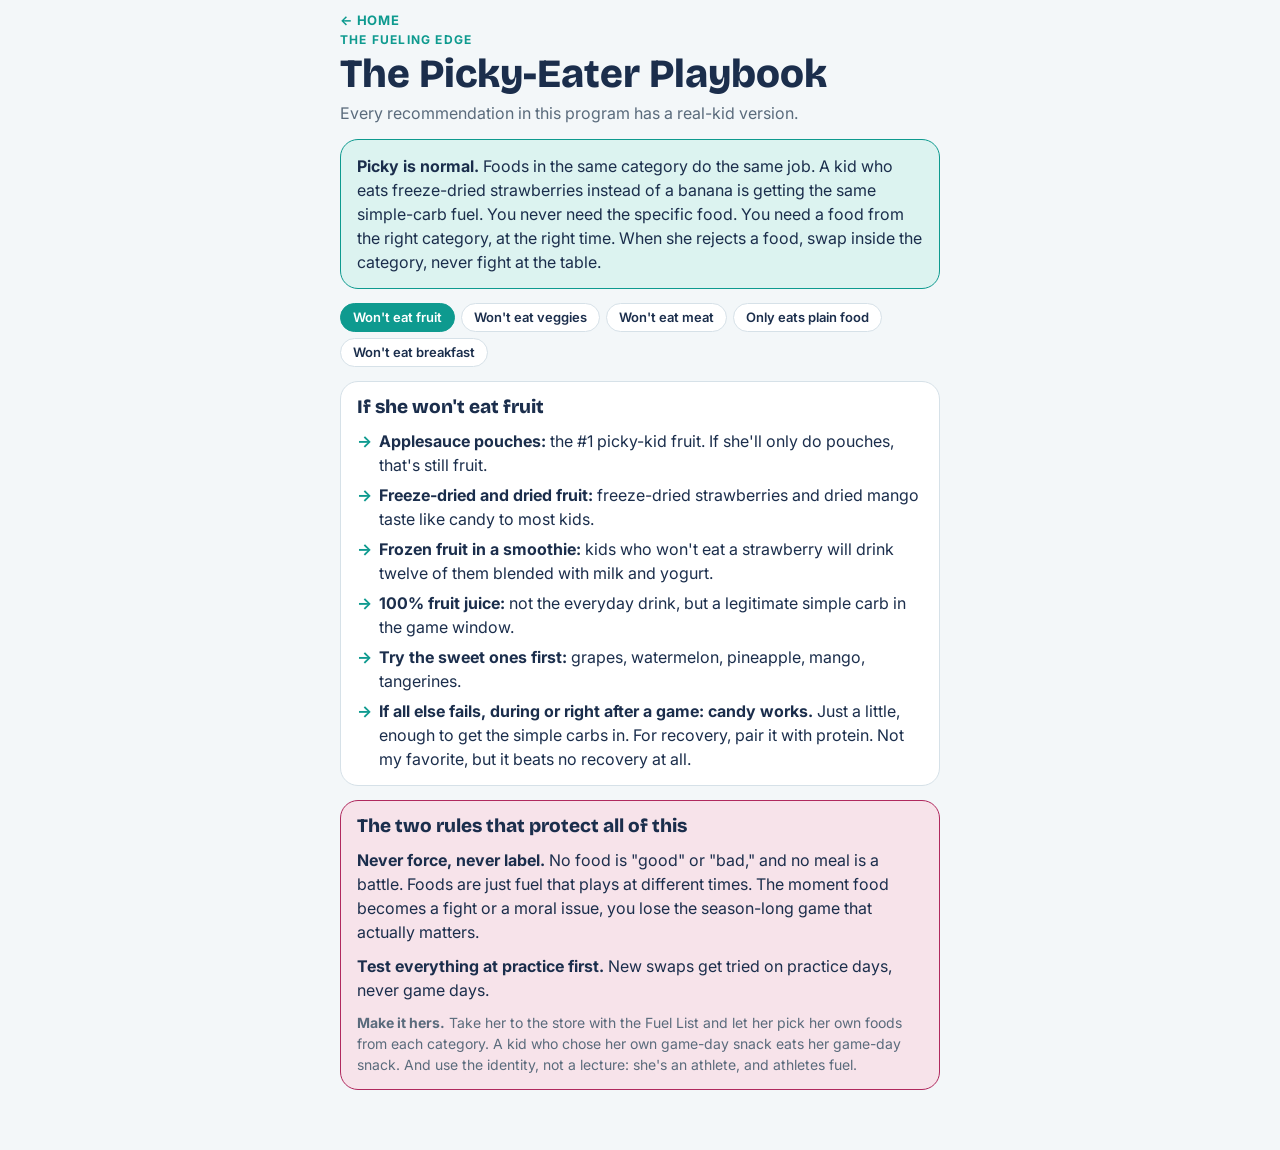
<file: picky.html>
<!doctype html>
<meta charset="utf-8">
<base target="_top">
<meta name="viewport" content="width=device-width, initial-scale=1, viewport-fit=cover">
<title>The Picky-Eater Playbook · The Fueling Edge</title>
<link rel="manifest" href="manifest.json">
<meta name="theme-color" content="#b0295e">
<meta name="apple-mobile-web-app-capable" content="yes">
<meta name="apple-mobile-web-app-title" content="Fueling">
<link rel="apple-touch-icon" href="icons/icon-180.png">
<link rel="preconnect" href="https://fonts.googleapis.com">
<link rel="stylesheet" href="https://fonts.googleapis.com/css2?family=Bricolage+Grotesque:opsz,wght@12..96,500;12..96,700;12..96,800&family=Inter:wght@400;500;600;700&display=swap">
<link rel="stylesheet" href="fuel.css">
<div class="wrap">
<header><a class="back" href="start.html">← Home</a><span class="eyebrow">The Fueling Edge</span><h1>The Picky-Eater Playbook</h1><p class=lead>Every recommendation in this program has a real-kid version.</p></header>
  <div class="card soft"><p><b>Picky is normal.</b> Foods in the same category do the same job. A kid who eats freeze-dried strawberries instead of a banana is getting the same simple-carb fuel. You never need the specific food. You need a food from the right category, at the right time. When she rejects a food, swap inside the category, never fight at the table.</p></div>
  <div class="chips" id="tabs"></div>
  <div id="body"></div>
  <section class="card pink">
    <h2>The two rules that protect all of this</h2>
    <p><b>Never force, never label.</b> No food is "good" or "bad," and no meal is a battle. Foods are just fuel that plays at different times. The moment food becomes a fight or a moral issue, you lose the season-long game that actually matters.</p>
    <p><b>Test everything at practice first.</b> New swaps get tried on practice days, never game days.</p>
    <p class="small muted"><b>Make it hers.</b> Take her to the store with the Fuel List and let her pick her own foods from each category. A kid who chose her own game-day snack eats her game-day snack. And use the identity, not a lecture: she's an athlete, and athletes fuel.</p>
  </section>
</div>
<script src="fuel.js"></script>
<script>
const T=[
 ['fruit','Won\'t eat fruit',['<b>Applesauce pouches:</b> the #1 picky-kid fruit. If she\'ll only do pouches, that\'s still fruit.','<b>Freeze-dried and dried fruit:</b> freeze-dried strawberries and dried mango taste like candy to most kids.','<b>Frozen fruit in a smoothie:</b> kids who won\'t eat a strawberry will drink twelve of them blended with milk and yogurt.','<b>100% fruit juice:</b> not the everyday drink, but a legitimate simple carb in the game window.','<b>Try the sweet ones first:</b> grapes, watermelon, pineapple, mango, tangerines.','<b>If all else fails, during or right after a game: candy works.</b> Just a little, enough to get the simple carbs in. For recovery, pair it with protein. Not my favorite, but it beats no recovery at all.']],
 ['veggies','Won\'t eat veggies',['<b>At meals, a healthy fat can stand in for the veggies.</b> Avocado on the plate instead of broccoli is a completely acceptable trade. And veggies never go in the game window anyway, so this fight only belongs at regular meals.','<b>Hide veggies in everything.</b> Kale and spinach blend into smoothies. In chili, stews, meat sauce, meatballs and meatloaf: chop veggies really tiny (zucchini, squash, mushrooms) and throw them in. Neither of my kids likes those veggies, and they eat them daily.','<b>Spinach goes in everything at my house:</b> meatloaf, meatballs, burgers. It doesn\'t taste like anything.','<b>The green-smoothie ask:</b> "try it even though it\'s green. If you taste it and don\'t like it, you don\'t have to drink it."','<b>Keep offering without pressure.</b> A veggie on the plate with zero commentary wins more often over a season than a nightly standoff.']],
 ['meat','Won\'t eat meat',['<b>Dairy is protein:</b> Greek yogurt, cheese sticks, cottage cheese, milk and chocolate milk.','<b>Eggs count,</b> and so does an egg sandwich.','<b>Deli meat</b> often works for kids who refuse the same meat served hot on a plate.','<b>The smoothie move:</b> protein powder blended with fruit and milk. The picky kid\'s complete recovery snack in one cup.','<b>PB&J is not a failure.</b> Peanut butter brings healthy fat and some protein, the bread is a quick starch, add a banana and that\'s a legitimate athlete meal.']],
 ['plain','Only eats plain food',['<b>Quick starches are your best friend:</b> pretzels, crackers, plain bagels, white toast, waffles. The game-window foods are naturally plain.','<b>Flavored rice cakes:</b> the chocolate ones win over almost every picky eater I\'ve met.','<b>A rice cake with peanut butter and chocolate chips</b> feels like a treat and works as real fuel.','<b>Plain pasta and plain rice</b> are complex carbs doing their full job. The protein can sit next to them instead of touching them. That\'s fine.']],
 ['breakfast','Won\'t eat breakfast',['<b>The rule stands:</b> she eats something, especially on game and practice days. But "something" has picky-friendly versions.','<b>PB&J and a banana:</b> the classic picky-eater breakfast that actually fuels.','<b>Yogurt with the fruit ON THE SIDE.</b> It doesn\'t have to be mixed in. Ever.','<b>A waffle</b> with peanut butter or just fruit.','<b>A smoothie:</b> milk + yogurt + frozen fruit. Kids who can\'t face food at 7am can almost always drink.','<b>Even just a piece of fruit beats an empty tank.</b> Start there and build.']]];
let k=location.hash.replace('#','')||'fruit';if(!T.find(t=>t[0]===k))k='fruit';
function render(){$('#tabs').innerHTML=T.map(([id,n])=>`<button class="chip" data-k="${id}" aria-pressed="${id===k}">${esc(n)}</button>`).join('');const t=T.find(x=>x[0]===k);
  $('#body').innerHTML=`<section class="card"><h2>If she ${t[1].toLowerCase().replace("won't","won't")}</h2><ul class="arrows">${t[2].map(x=>`<li>${x}</li>`).join('')}</ul></section>`}
document.addEventListener('click',e=>{const b=e.target.closest('[data-k]');if(!b)return;k=b.dataset.k;history.replaceState(null,'','#'+k);render()});
render();
</script>
</file>
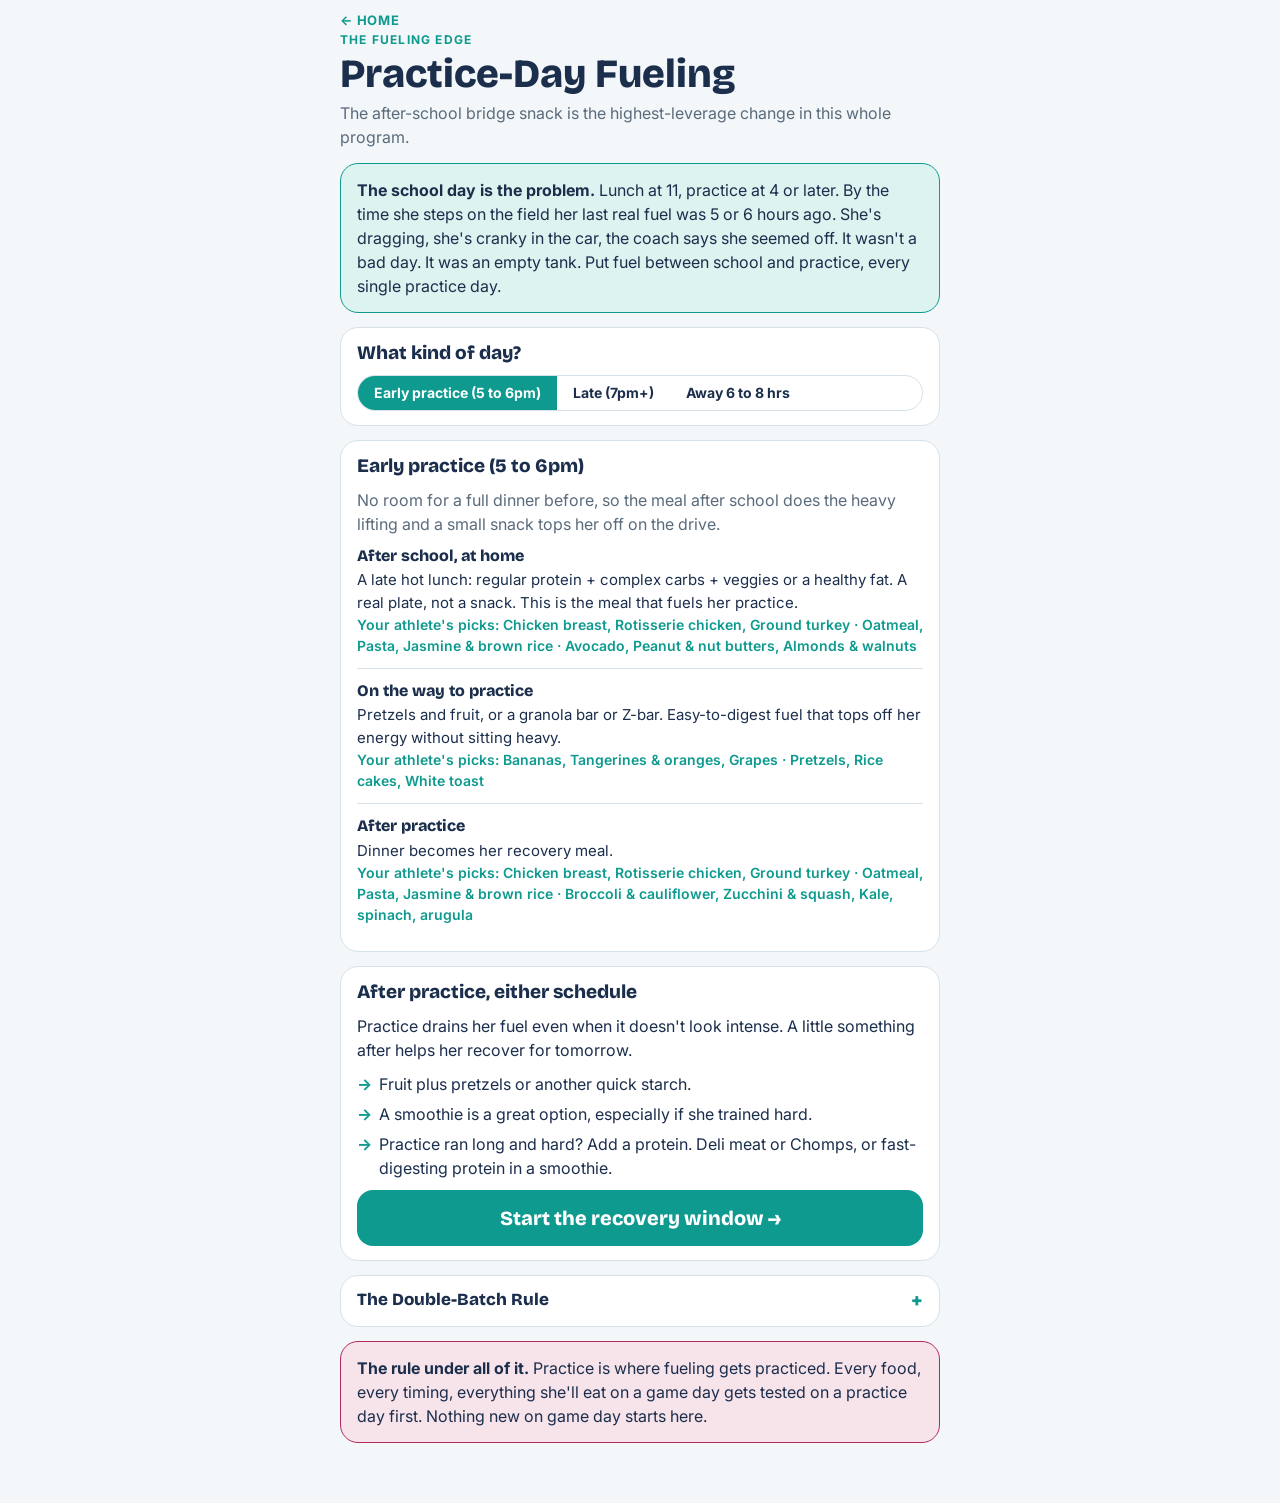
<file: practice.html>
<!doctype html>
<meta charset="utf-8">
<base target="_top">
<meta name="viewport" content="width=device-width, initial-scale=1, viewport-fit=cover">
<title>Practice-Day Fueling · The Fueling Edge</title>
<link rel="manifest" href="manifest.json">
<meta name="theme-color" content="#b0295e">
<meta name="apple-mobile-web-app-capable" content="yes">
<meta name="apple-mobile-web-app-title" content="Fueling">
<link rel="apple-touch-icon" href="icons/icon-180.png">
<link rel="preconnect" href="https://fonts.googleapis.com">
<link rel="stylesheet" href="https://fonts.googleapis.com/css2?family=Bricolage+Grotesque:opsz,wght@12..96,500;12..96,700;12..96,800&family=Inter:wght@400;500;600;700&display=swap">
<link rel="stylesheet" href="fuel.css">
<div class="wrap">
<header><a class="back" href="start.html">← Home</a><span class="eyebrow">The Fueling Edge</span><h1>Practice-Day Fueling</h1><p class=lead>The after-school bridge snack is the highest-leverage change in this whole program.</p></header>
  <div class="card soft"><p><b>The school day is the problem.</b> Lunch at 11, practice at 4 or later. By the time she steps on the field her last real fuel was 5 or 6 hours ago. She's dragging, she's cranky in the car, the coach says she seemed off. It wasn't a bad day. It was an empty tank. Put fuel between school and practice, every single practice day.</p></div>
  <section class="card"><h2>What kind of day?</h2>
    <span class="seg" id="kind"><button data-k="early" aria-pressed="true">Early practice (5 to 6pm)</button><button data-k="late" aria-pressed="false">Late (7pm+)</button><button data-k="packed" aria-pressed="false">Away 6 to 8 hrs</button></span>
  </section>
  <div id="plan"></div>
  <section class="card"><h2>After practice, either schedule</h2>
    <p>Practice drains her fuel even when it doesn't look intense. A little something after helps her recover for tomorrow.</p>
    <ul class="arrows"><li>Fruit plus pretzels or another quick starch.</li><li>A smoothie is a great option, especially if she trained hard.</li><li>Practice ran long and hard? Add a protein. Deli meat or Chomps, or fast-digesting protein in a smoothie.</li></ul>
    <a class="go brand" href="recovery.html">Start the recovery window →</a>
  </section>
  <details><summary>The Double-Batch Rule</summary><div class="in">
    <p>Whatever I make for dinner, I double. We're a family of four, so instead of 4 chicken breasts I cook 8. Same recipe, same pans, same oven, same time in the kitchen. Doubling a recipe doesn't double the work.</p>
    <p>The next day, everyone, including mom, has a hot healthy lunch or after-school meal already made: microwave and done. That late hot lunch before early practice? Already cooked. Send it to school in a thermos. No takeout, no standing in the kitchen at 3pm. I've run this for 20 years.</p>
  </div></details>
  <div class="card pink"><p><b>The rule under all of it.</b> Practice is where fueling gets practiced. Every food, every timing, everything she'll eat on a game day gets tested on a practice day first. Nothing new on game day starts here.</p></div>
</div>
<script src="fuel.js"></script>
<script>
const PLANS={
 early:{title:'Early practice (5 to 6pm)',intro:'No room for a full dinner before, so the meal after school does the heavy lifting and a small snack tops her off on the drive.',
  steps:[['After school, at home','A late hot lunch: regular protein + complex carbs + veggies or a healthy fat. A real plate, not a snack. This is the meal that fuels her practice.',['protein','complex','fats']],
         ['On the way to practice','Pretzels and fruit, or a granola bar or Z-bar. Easy-to-digest fuel that tops off her energy without sitting heavy.',['simple','quick']],
         ['After practice','Dinner becomes her recovery meal.',['protein','complex','veggies']]]},
 late:{title:'Late practice (7pm+)',intro:'Dinner moves earlier and a snack fills the gap after school. Kids come home hungry, and if nothing is planned, that\'s when the junk grazing starts.',
  steps:[['After school','A small healthy snack: an oatmeal pancake, a healthy muffin or cookie, fruit and pretzels, yogurt, or a rice cake with peanut butter and chocolate chips. Enough to hold her over, not enough to ruin dinner.',['simple','quick']],
         ['Early dinner, 5:30 to 6','Regular protein + complex carb + healthy fat, an hour or more before practice. Baked chicken, jasmine rice, avocado.',['protein','complex','fats']],
         ['After practice, if she is still hungry','Another healthy snack. Growing athletes often are, and that\'s normal.',['simple','protein']]]},
 packed:{title:'Away from home 6 to 8 hours',intro:'Long training days, aftercare, school sports that run straight into the evening. Same system, packable version.',
  steps:[['Breakfast that holds','An egg sandwich, or oatmeal with chocolate chips and milk (regular protein + complex carbs). This carries her until lunch.',['protein','complex']],
         ['After a training session','A protein smoothie (fast-digesting protein).',['fastprotein','simple']],
         ['The school lunch rule','Teach her this so she picks for herself: regular protein (lean) + complex carbs and/or a healthy fat.',['protein','complex','fats']],
         ['1 to 2 hours after lunch','A bar.',['quick']],
         ['Always in the bag','The foods that survive a backpack: tangerine, apple, freeze-dried strawberries, pretzels. Pack them every morning so she is never stuck with the vending machine.',['simple','quick']],
         ['Home','A warm meal.',['protein','complex','veggies']]]}};
let k=store.get('fuel:practice','early');
function render(){const p=PLANS[k];document.querySelectorAll('#kind button').forEach(b=>b.setAttribute('aria-pressed',b.dataset.k===k));
  $('#plan').innerHTML=`<section class="card"><h2>${esc(p.title)}</h2><p class="muted">${p.intro}</p><div class="timeline">${p.steps.map(([t,r,cats])=>{const foods=cats.map(c=>picksText(c,3)).filter(Boolean).join(' · ');return `<div class="slot" style="grid-template-columns:1fr"><div><h3>${esc(t)}</h3><p>${r}</p>${foods?`<p class="picks">Your athlete's picks: ${esc(foods)}</p>`:''}</div></div>`}).join('')}</div></section>`}
document.addEventListener('click',e=>{const b=e.target.closest('[data-k]');if(!b)return;k=b.dataset.k;store.set('fuel:practice',k);render()});
loadData().then(render);
</script>
</file>
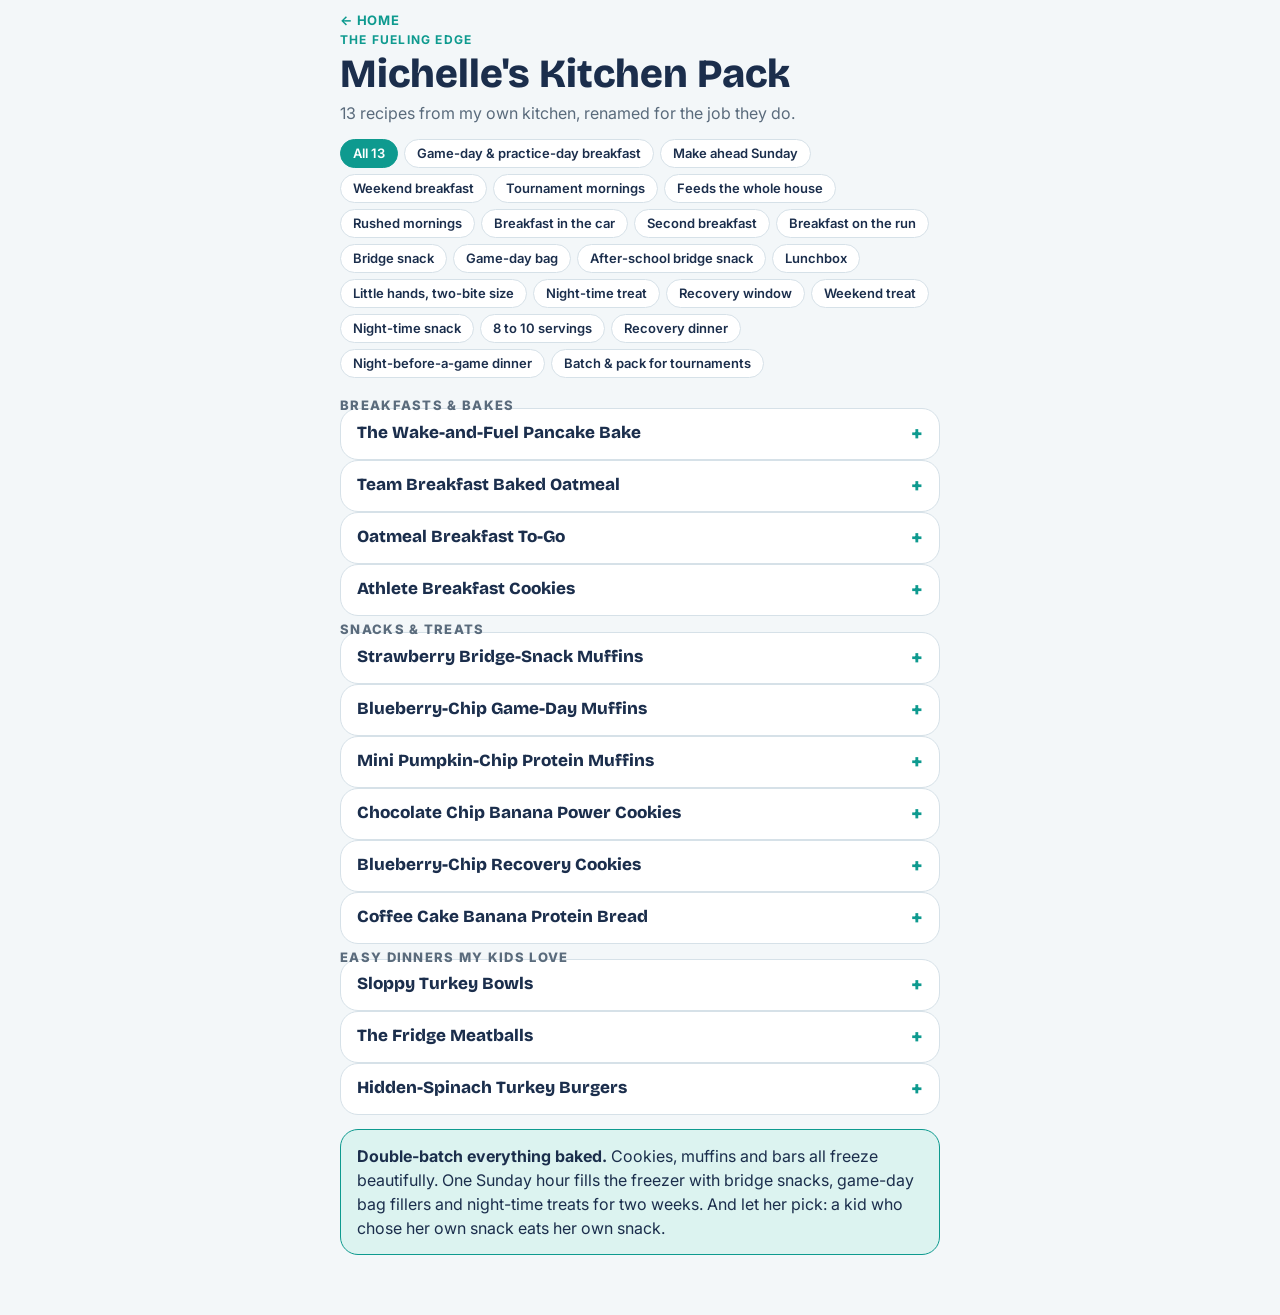
<file: recipes.html>
<!doctype html>
<meta charset="utf-8">
<base target="_top">
<meta name="viewport" content="width=device-width, initial-scale=1, viewport-fit=cover">
<title>Michelle's Kitchen Pack · The Fueling Edge</title>
<link rel="manifest" href="manifest.json">
<meta name="theme-color" content="#b0295e">
<meta name="apple-mobile-web-app-capable" content="yes">
<meta name="apple-mobile-web-app-title" content="Fueling">
<link rel="apple-touch-icon" href="icons/icon-180.png">
<link rel="preconnect" href="https://fonts.googleapis.com">
<link rel="stylesheet" href="https://fonts.googleapis.com/css2?family=Bricolage+Grotesque:opsz,wght@12..96,500;12..96,700;12..96,800&family=Inter:wght@400;500;600;700&display=swap">
<link rel="stylesheet" href="fuel.css">
<div class="wrap">
<header><a class="back" href="start.html">← Home</a><span class="eyebrow">The Fueling Edge</span><h1>Michelle's Kitchen Pack</h1><p class=lead>13 recipes from my own kitchen, renamed for the job they do.</p></header>
  <div class="chips" id="tags"></div>
  <div id="list"></div>
  <section class="card" id="shop" style="display:none"><h2>Store list</h2><p class="small muted">Everything you ticked, in one place. Tick again to clear.</p><div id="shoplist"></div><button class="chip" id="clearShop">Clear the list</button></section>
  <div class="card soft"><p><b>Double-batch everything baked.</b> Cookies, muffins and bars all freeze beautifully. One Sunday hour fills the freezer with bridge snacks, game-day bag fillers and night-time treats for two weeks. And let her pick: a kid who chose her own snack eats her own snack.</p></div>
</div>
<script src="fuel.js"></script>
<script>
let tag='all';const SHOP='fuel:shop';
function render(){const R=DATA.recipes;const tags=[...new Set(R.flatMap(r=>r.when))];
  $('#tags').innerHTML=`<button class="chip" data-tag="all" aria-pressed="${tag==='all'}">All 13</button>`+tags.map(t=>`<button class="chip" data-tag="${esc(t)}" aria-pressed="${tag===t}">${esc(t)}</button>`).join('');
  const shop=store.get(SHOP,{});const open=store.get('fuel:recipe:open','');
  let last='';$('#list').innerHTML=R.filter(r=>tag==='all'||r.when.includes(tag)).map(r=>{const sec=r.section!==last?`<h2 class="also">${esc(r.section)}</h2>`:'';last=r.section;
    return sec+`<details ${open===r.id?'open':''} data-id="${r.id}"><summary>${esc(r.name)}</summary><div class="in"><div class="chips">${r.when.map(w=>`<span class="chip tag">${esc(w)}</span>`).join('')}</div>${r.blurb?`<p class="small muted">${esc(r.blurb)}</p>`:''}
      <h3>Ingredients <span class="small muted" style="font-weight:400">(tap to add to the store list)</span></h3><div>${r.ingredients.map((x,i)=>{const id=r.id+':'+i;return `<div class="item ${shop[id]?'done':''}" style="padding:6px 0"><input type="checkbox" id="i-${id}" data-shop="${id}" data-txt="${esc(x)}" ${shop[id]?'checked':''}><label for="i-${id}"><b style="font-weight:500;text-decoration:none">${esc(x)}</b></label></div>`}).join('')}</div>
      <h3>Directions</h3><ol style="margin:0;padding-left:20px;display:flex;flex-direction:column;gap:6px">${r.steps.map(s=>`<li>${esc(s)}</li>`).join('')}</ol></div></details>`}).join('');
  const items=Object.entries(shop).filter(([k,v])=>v&&typeof v==='string');
  $('#shop').style.display=items.length?'':'none';$('#shoplist').innerHTML=items.map(([k,v])=>`<div class="item" style="padding:6px 0"><input type="checkbox" data-shop="${k}" checked><label><b style="font-weight:500">${esc(v)}</b></label></div>`).join('');}
document.addEventListener('click',e=>{const b=e.target.closest('button');if(b&&b.dataset.tag){tag=b.dataset.tag;render()}if(b&&b.id==='clearShop'){store.set(SHOP,{});render()}});
document.addEventListener('toggle',e=>{const d=e.target;if(d.tagName==='DETAILS'&&d.open)store.set('fuel:recipe:open',d.dataset.id)},true);
document.addEventListener('change',e=>{const c=e.target.closest('input[data-shop]');if(!c)return;const s=store.get(SHOP,{});if(c.checked)s[c.dataset.shop]=c.dataset.txt||s[c.dataset.shop];else delete s[c.dataset.shop];store.set(SHOP,s);render()});
loadData().then(render);
</script>
</file>
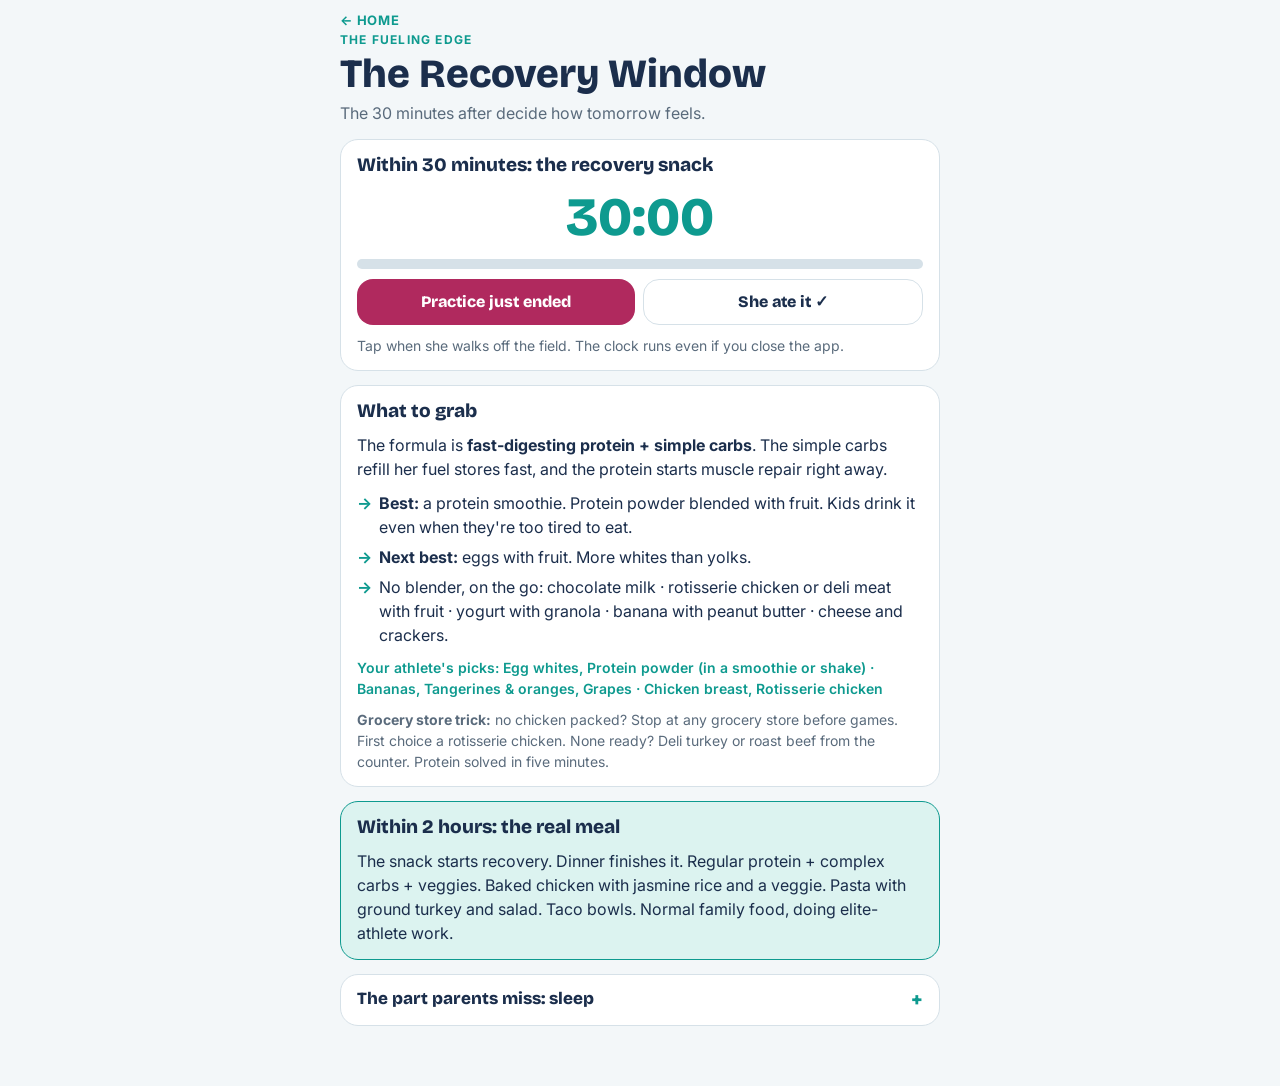
<file: recovery.html>
<!doctype html>
<meta charset="utf-8">
<base target="_top">
<meta name="viewport" content="width=device-width, initial-scale=1, viewport-fit=cover">
<title>The Recovery Window · The Fueling Edge</title>
<link rel="manifest" href="manifest.json">
<meta name="theme-color" content="#b0295e">
<meta name="apple-mobile-web-app-capable" content="yes">
<meta name="apple-mobile-web-app-title" content="Fueling">
<link rel="apple-touch-icon" href="icons/icon-180.png">
<link rel="preconnect" href="https://fonts.googleapis.com">
<link rel="stylesheet" href="https://fonts.googleapis.com/css2?family=Bricolage+Grotesque:opsz,wght@12..96,500;12..96,700;12..96,800&family=Inter:wght@400;500;600;700&display=swap">
<link rel="stylesheet" href="fuel.css">
<div class="wrap">
<header><a class="back" href="start.html">← Home</a><span class="eyebrow">The Fueling Edge</span><h1>The Recovery Window</h1><p class=lead>The 30 minutes after decide how tomorrow feels.</p></header>
  <section class="card" id="timercard">
    <h2>Within 30 minutes: the recovery snack</h2>
    <div class="big" id="clock">30:00</div>
    <div class="bar"><i id="bar"></i></div>
    <div class="cta-row"><button class="go" id="startBtn">Practice just ended</button><button class="go quiet" id="ateBtn">She ate it ✓</button></div>
    <p class="small muted" id="hint">Tap when she walks off the field. The clock runs even if you close the app.</p>
  </section>
  <section class="card">
    <h2>What to grab</h2>
    <p>The formula is <b>fast-digesting protein + simple carbs</b>. The simple carbs refill her fuel stores fast, and the protein starts muscle repair right away.</p>
    <ul class="arrows">
      <li><b>Best:</b> a protein smoothie. Protein powder blended with fruit. Kids drink it even when they're too tired to eat.</li>
      <li><b>Next best:</b> eggs with fruit. More whites than yolks.</li>
      <li>No blender, on the go: chocolate milk · rotisserie chicken or deli meat with fruit · yogurt with granola · banana with peanut butter · cheese and crackers.</li>
    </ul>
    <p id="picks" class="picks" style="color:var(--brand);font-weight:600;font-size:14px"></p>
    <p class="small muted"><b>Grocery store trick:</b> no chicken packed? Stop at any grocery store before games. First choice a rotisserie chicken. None ready? Deli turkey or roast beef from the counter. Protein solved in five minutes.</p>
  </section>
  <section class="card soft">
    <h2>Within 2 hours: the real meal</h2>
    <p>The snack starts recovery. Dinner finishes it. Regular protein + complex carbs + veggies. Baked chicken with jasmine rice and a veggie. Pasta with ground turkey and salad. Taco bowls. Normal family food, doing elite-athlete work.</p>
  </section>
  <details><summary>The part parents miss: sleep</summary><div class="in">
    <p>Recovery is a chain with three links: the snack, the meal, and the night. The food gives her body the materials; sleep is when it uses them. And it's not just how long she sleeps, it's when.</p>
    <p>Deep sleep is front-loaded. The first few hours of the night carry most of it, and that early deep sleep is when growth hormone releases, the repair-and-grow hormone. Her wake-up time is locked by school, so every hour past bedtime doesn't shift that window, it cuts it.</p>
    <p><b>The house rule: in bed before 10pm.</b> A great recovery snack followed by an 11pm bedtime on a school night is half a recovery. The chain ends with the next morning's breakfast.</p>
    <p class="small muted">On a random Tuesday, missing the window costs a little. On back-to-back days it costs a lot: tournament weekends, two-a-days, a practice the night before a game.</p>
  </div></details>
</div>
<script src="fuel.js"></script>
<script>
const KEY='fuel:recovery';let timer=null;
function render(){const r=store.get(KEY,{});const now=Date.now();
  if(r.ate&&r.ate>now-6*3600e3){$('#clock').textContent='Done';$('#bar').style.width='100%';$('#hint').textContent='Recovery snack logged for today. Dinner within two hours finishes the job.';$('#startBtn').textContent='Start again';return}
  if(!r.start||now-r.start>60*60e3){$('#clock').textContent='30:00';$('#bar').style.width='0';return}
  const left=Math.max(0,r.start+30*60e3-now);const m=Math.floor(left/60000),s=Math.floor(left%60000/1000);
  $('#clock').textContent=left?`${m}:${String(s).padStart(2,'0')}`:'0:00';$('#bar').style.width=Math.round(100*(1-left/(30*60e3)))+'%';
  $('#hint').textContent=left?'Window open. Hand her the snack and tap "She ate it".':'Window closed. Still feed her, it just works slower. Tap "She ate it" when she does.';}
document.addEventListener('click',e=>{if(e.target.id==='startBtn'){store.set(KEY,{start:Date.now()});render()}
  if(e.target.id==='ateBtn'){const r=store.get(KEY,{});r.ate=Date.now();store.set(KEY,r);const w=store.get('fuel:week:'+TODAY,{});w.snack=true;store.set('fuel:week:'+TODAY,w);logDone('snack');render()}});
setInterval(render,1000);document.addEventListener('visibilitychange',()=>{if(!document.hidden)render()});
loadData().then(()=>{const f=picksText('fastprotein',2),s=picksText('simple',3),p=picksText('protein',2);$('#picks').textContent=`Your athlete's picks: ${[f,s,p].filter(Boolean).join(' · ')}`;render()});
</script>
</file>
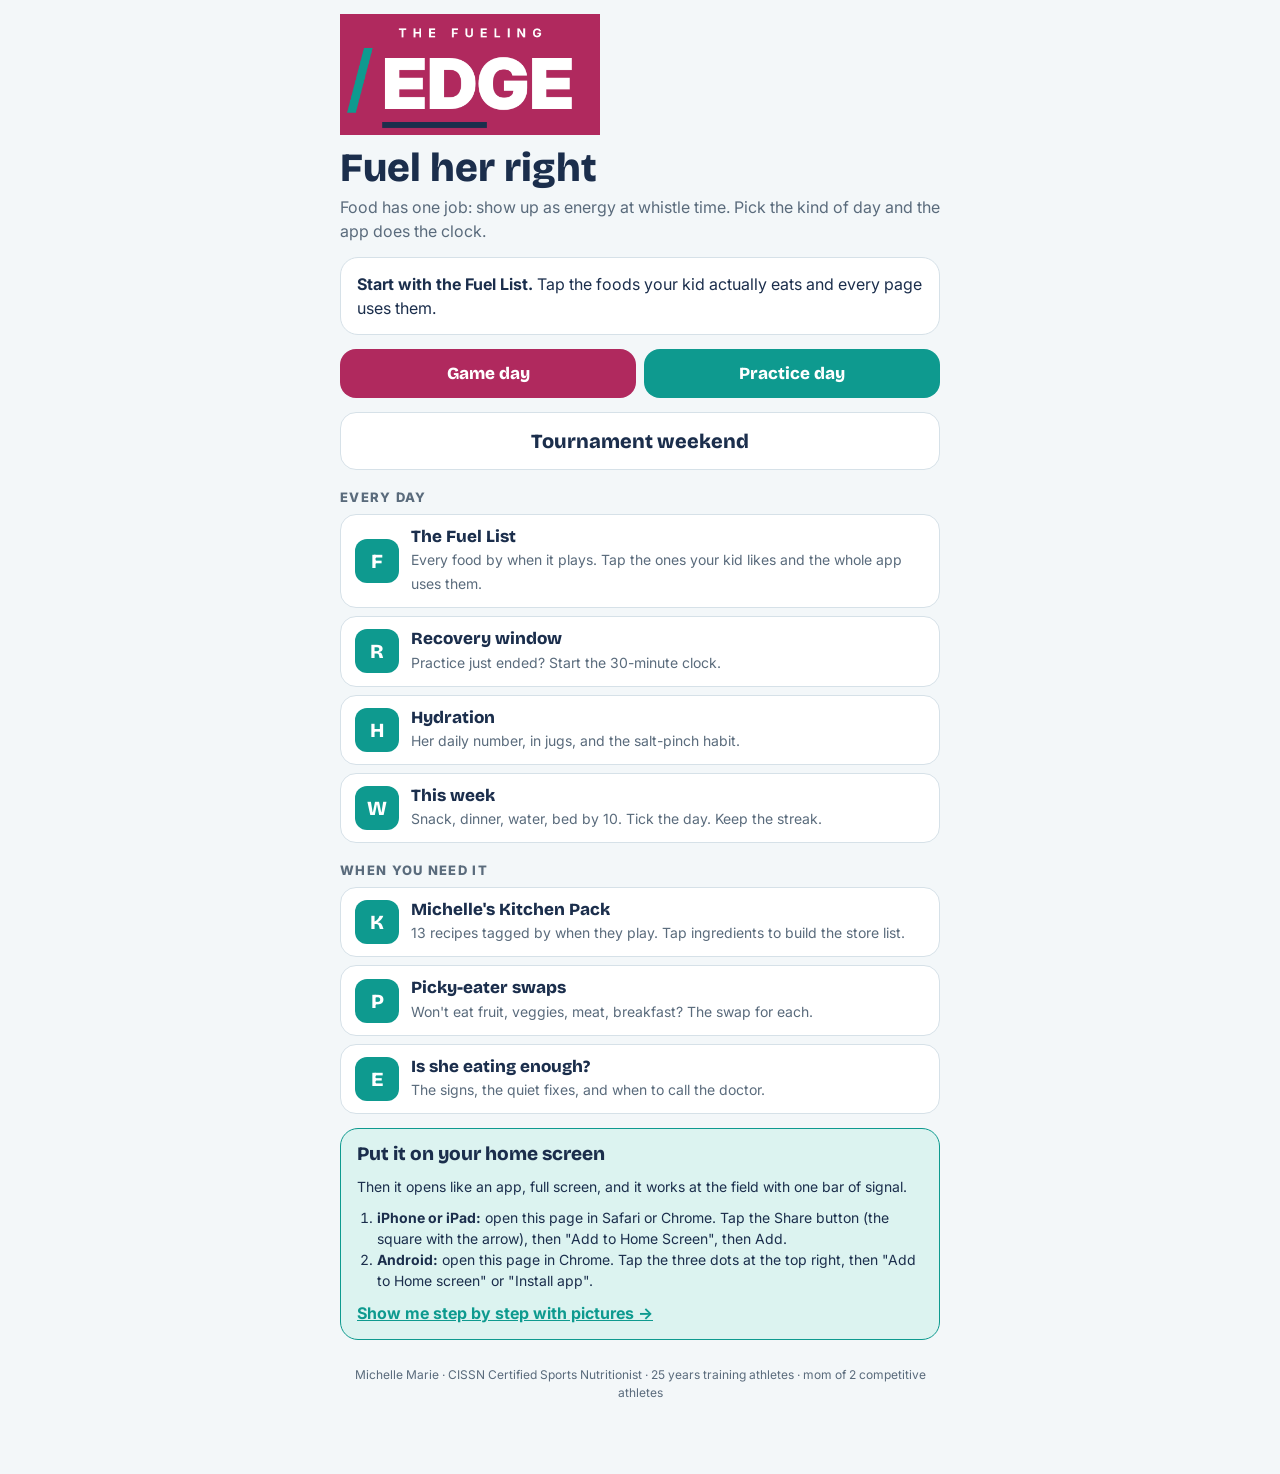
<file: start.html>
<!doctype html>
<meta charset="utf-8">
<base target="_top">
<meta name="viewport" content="width=device-width, initial-scale=1, viewport-fit=cover">
<title>Home · The Fueling Edge</title>
<link rel="manifest" href="manifest.json">
<meta name="theme-color" content="#b0295e">
<meta name="apple-mobile-web-app-capable" content="yes">
<meta name="apple-mobile-web-app-title" content="Fueling">
<link rel="apple-touch-icon" href="icons/icon-180.png">
<link rel="preconnect" href="https://fonts.googleapis.com">
<link rel="stylesheet" href="https://fonts.googleapis.com/css2?family=Bricolage+Grotesque:opsz,wght@12..96,500;12..96,700;12..96,800&family=Inter:wght@400;500;600;700&display=swap">
<link rel="stylesheet" href="fuel.css">
<div class="wrap">
<header><img src="icons/logo.png" alt="The Fueling Edge" style="width:min(260px,70%);height:auto;margin-bottom:6px"><h1>Fuel her right</h1><p class="lead">Food has one job: show up as energy at whistle time. Pick the kind of day and the app does the clock.</p></header>
  <div id="todayrow"></div>
  <section class="two">
    <a class="go" href="gameday.html">Game day</a>
    <a class="go brand" href="practice.html">Practice day</a>
  </section>
  <a class="go quiet" href="tournament.html">Tournament weekend</a>

  <h2 class="also">Every day</h2>
  <section class="ways">
    <a class="way" href="fuel.html"><span class="ic">F</span><span><b>The Fuel List</b><small>Every food by when it plays. Tap the ones your kid likes and the whole app uses them.</small></span></a>
    <a class="way" href="recovery.html"><span class="ic">R</span><span><b>Recovery window</b><small>Practice just ended? Start the 30-minute clock.</small></span></a>
    <a class="way" href="hydration.html"><span class="ic">H</span><span><b>Hydration</b><small>Her daily number, in jugs, and the salt-pinch habit.</small></span></a>
    <a class="way" href="week.html"><span class="ic">W</span><span><b>This week</b><small>Snack, dinner, water, bed by 10. Tick the day. Keep the streak.</small></span></a>
  </section>

  <h2 class="also">When you need it</h2>
  <section class="ways">
    <a class="way" href="recipes.html"><span class="ic">K</span><span><b>Michelle's Kitchen Pack</b><small>13 recipes tagged by when they play. Tap ingredients to build the store list.</small></span></a>
    <a class="way" href="picky.html"><span class="ic">P</span><span><b>Picky-eater swaps</b><small>Won't eat fruit, veggies, meat, breakfast? The swap for each.</small></span></a>
    <a class="way" href="enough.html"><span class="ic">E</span><span><b>Is she eating enough?</b><small>The signs, the quiet fixes, and when to call the doctor.</small></span></a>
  </section>

  <section class="card install soft">
    <h2>Put it on your home screen</h2>
    <p class="small">Then it opens like an app, full screen, and it works at the field with one bar of signal.</p>
    <ol class="small" style="margin:0;padding-left:20px">
      <li><b>iPhone or iPad:</b> open this page in Safari or Chrome. Tap the Share button (the square with the arrow), then "Add to Home Screen", then Add.</li>
      <li><b>Android:</b> open this page in Chrome. Tap the three dots at the top right, then "Add to Home screen" or "Install app".</li>
    </ol>
    <a href="install.html" style="font-weight:700;color:var(--brand)">Show me step by step with pictures →</a>
  </section>
  <p class="foot">Michelle Marie · CISSN Certified Sports Nutritionist · 25 years training athletes · mom of 2 competitive athletes</p>
</div>
<script src="fuel.js"></script>
<script>
const L=likes();const n=Object.keys(L).filter(k=>L[k]).length;
const w=store.get('fuel:week:'+TODAY,{});const done=['snack','dinner','water','bed'].filter(k=>w[k]).length;
$('#todayrow').innerHTML=`<div class="card"><p>${n?`<b>${n}</b> foods on her list.`:`<b>Start with the Fuel List.</b> Tap the foods your kid actually eats and every page uses them.`} ${done?`<b>${done} of 4</b> ticked today.`:''}</p></div>`;
</script>
</file>
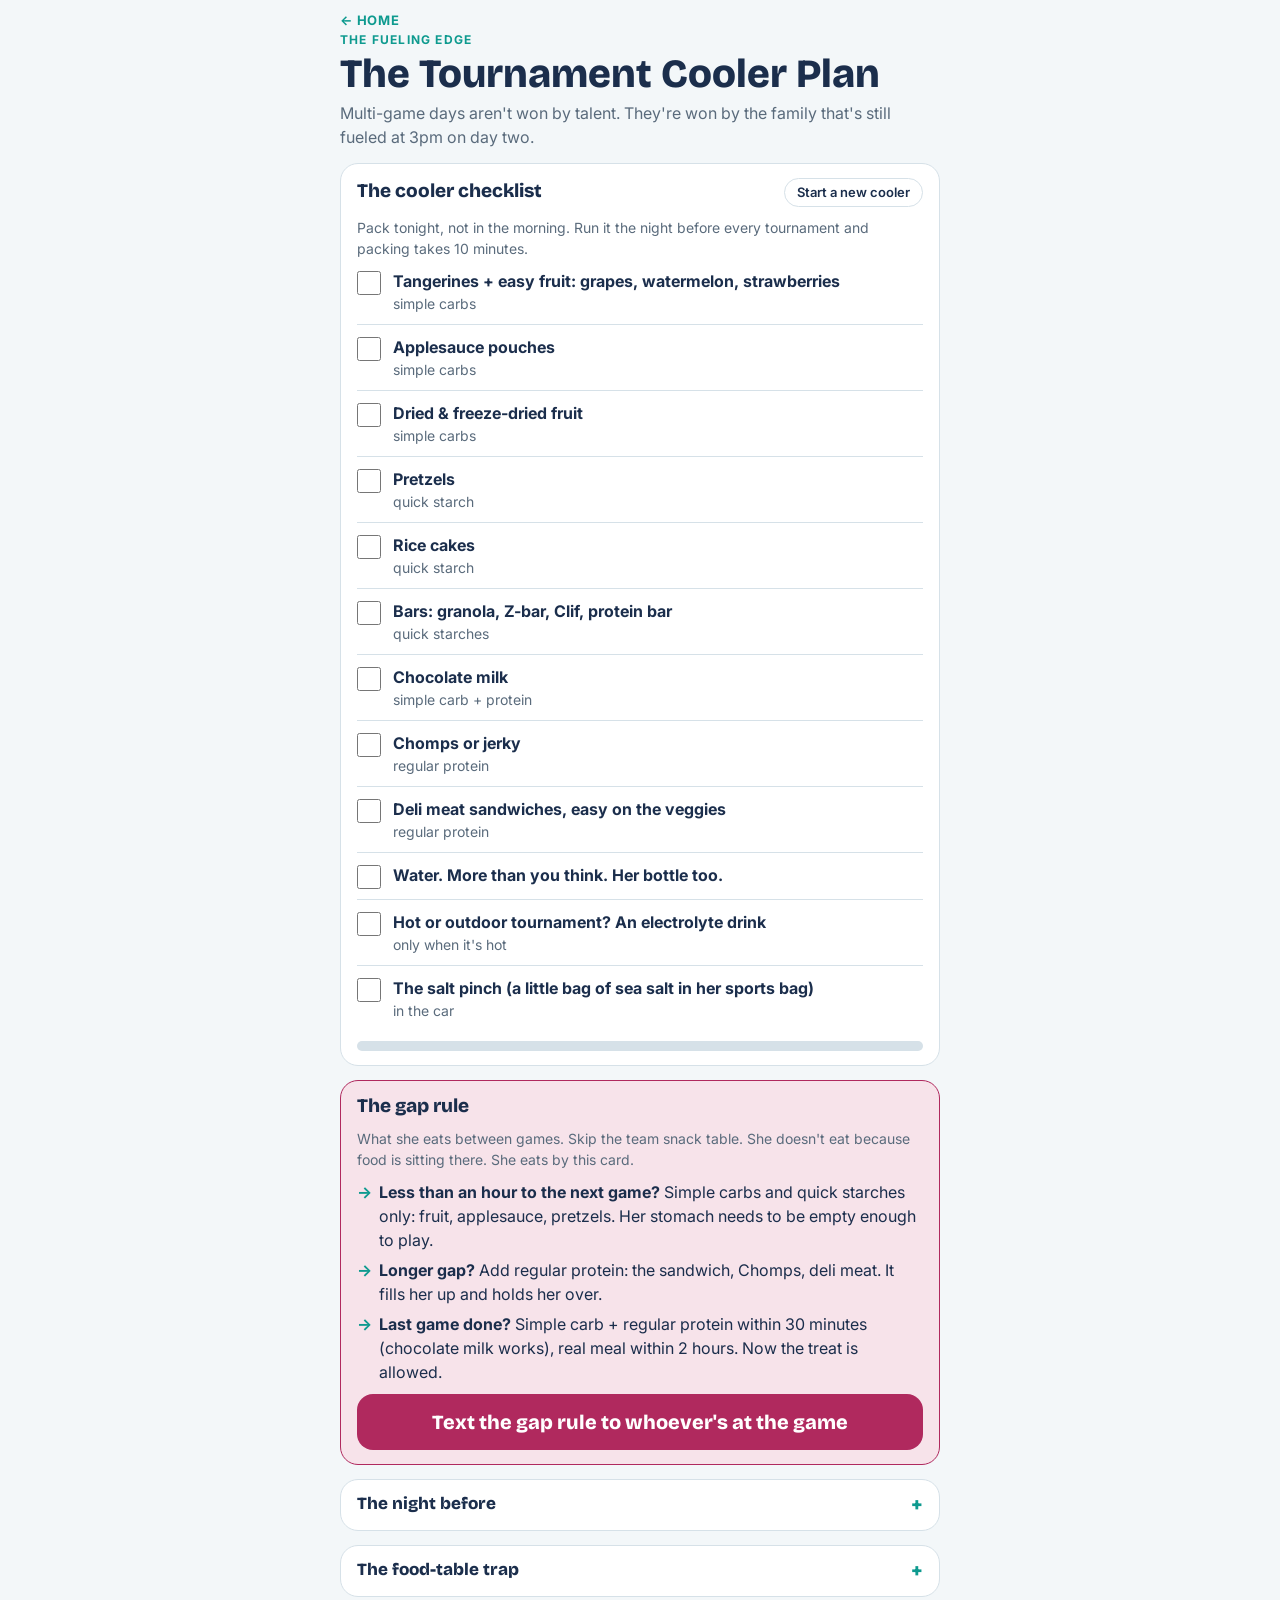
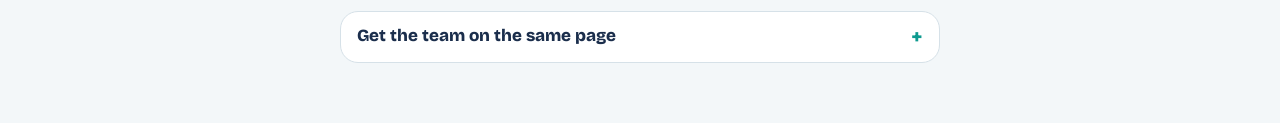
<file: tournament.html>
<!doctype html>
<meta charset="utf-8">
<base target="_top">
<meta name="viewport" content="width=device-width, initial-scale=1, viewport-fit=cover">
<title>The Tournament Cooler Plan · The Fueling Edge</title>
<link rel="manifest" href="manifest.json">
<meta name="theme-color" content="#b0295e">
<meta name="apple-mobile-web-app-capable" content="yes">
<meta name="apple-mobile-web-app-title" content="Fueling">
<link rel="apple-touch-icon" href="icons/icon-180.png">
<link rel="preconnect" href="https://fonts.googleapis.com">
<link rel="stylesheet" href="https://fonts.googleapis.com/css2?family=Bricolage+Grotesque:opsz,wght@12..96,500;12..96,700;12..96,800&family=Inter:wght@400;500;600;700&display=swap">
<link rel="stylesheet" href="fuel.css">
<div class="wrap">
<header><a class="back" href="start.html">← Home</a><span class="eyebrow">The Fueling Edge</span><h1>The Tournament Cooler Plan</h1><p class=lead>Multi-game days aren't won by talent. They're won by the family that's still fueled at 3pm on day two.</p></header>
  <section class="card">
    <div style="display:flex;justify-content:space-between;align-items:baseline;gap:8px"><h2>The cooler checklist</h2><button class="chip" id="reset">Start a new cooler</button></div>
    <p class="small muted">Pack tonight, not in the morning. Run it the night before every tournament and packing takes 10 minutes.</p>
    <div id="cooler"></div>
    <div class="bar"><i id="bar"></i></div>
  </section>
  <section class="card pink">
    <h2>The gap rule</h2>
    <p class="small muted">What she eats between games. Skip the team snack table. She doesn't eat because food is sitting there. She eats by this card.</p>
    <ul class="arrows">
      <li><b>Less than an hour to the next game?</b> Simple carbs and quick starches only: fruit, applesauce, pretzels. Her stomach needs to be empty enough to play.</li>
      <li><b>Longer gap?</b> Add regular protein: the sandwich, Chomps, deli meat. It fills her up and holds her over.</li>
      <li><b>Last game done?</b> Simple carb + regular protein within 30 minutes (chocolate milk works), real meal within 2 hours. Now the treat is allowed.</li>
    </ul>
    <button class="go" id="share">Text the gap rule to whoever's at the game</button>
  </section>
  <details><summary>The night before</summary><div class="in">
    <p>Dinner follows the house rules: complex carbs + regular protein (lean) + veggies. Healthy fats like avocado can come alongside the veggies, or replace them for the picky eater.</p>
    <p><b>Kitchen?</b> Pasta with chicken and salad. Taco night with ground turkey, beans, guac, a little cheese. Grill night with chicken, steak or fish, rice or potatoes, a veggie, salad and avocado.</p>
    <p><b>Hotel?</b> Any restaurant where they can get a meat with rice or potato and a salad or veggie. Mexican works (chicken or steak bowl, quesadilla), Italian works (pasta with protein and a salad), a grill or steakhouse works.</p>
    <p><b>Absolutely no</b> fries, pizza, onion rings, fried chicken, nuggets. Nothing fried, no dessert. Pack the cooler tonight.</p>
  </div></details>
  <details><summary>The food-table trap</summary><div class="in">
    <p>Every tournament has one: the team table loaded with muffins, chips and candy, and kids grazing on it all day. Fried food and junk pull the body into digestion mode. Her energy goes to breaking down that food instead of powering her sport. A kid playing the 2pm game in a food coma while the fueled kids are still fast.</p>
    <p>She doesn't eat because food is sitting there. She eats by the gap rule.</p>
  </div></details>
  <details><summary>Get the team on the same page</summary><div class="in">
    <p>There's nothing worse than three kids eating junk next to one or two who can't. Have a chat with the other parents before the season or the tournament. Get aligned on the food table, team breakfasts, and meals between games. When every kid has the healthy choice in front of them, they don't miss the junk. Kids eat what's there.</p>
    <p>Give the girls the identity, not a lecture: they're athletes, and athletes set the standard. During games and tournaments it's go time.</p>
    <p><b>Tournament hydration.</b> Her own bottle, refilled all day. The salt-pinch habit before games. Outdoor or heat? This is when an electrolyte drink earns its place.</p>
    <p class="small muted"><b>A note on moderation.</b> This isn't a no-junk-ever house. Pizza nights, ice cream, the treat after the last game. All of it belongs in their life. It just doesn't belong before or after games and practices. Junk in moderation, fuel when it counts.</p>
  </div></details>
</div>
<script src="fuel.js"></script>
<script>
const KEY='fuel:cooler';
function render(){const t=store.get(KEY,{});const items=DATA.cooler;const n=items.filter(i=>t[i.id]).length;
  $('#cooler').innerHTML=items.map(i=>`<div class="item ${t[i.id]?'done':''}"><input type="checkbox" id="c-${i.id}" data-id="${i.id}" ${t[i.id]?'checked':''}><label for="c-${i.id}"><b>${esc(i.item)}</b>${i.cat?`<small>${esc(i.cat)}</small>`:''}</label></div>`).join('');
  $('#bar').style.width=Math.round(100*n/items.length)+'%';}
document.addEventListener('change',e=>{const c=e.target.closest('input[data-id]');if(!c)return;const t=store.get(KEY,{});t[c.dataset.id]=c.checked;store.set(KEY,t);render()});
document.addEventListener('click',e=>{if(e.target.id==='reset'){store.set(KEY,{});render()}
  if(e.target.id==='share'){const txt='THE GAP RULE (what she eats between games)\n\nSkip the team snack table. She eats by this:\n\n- Less than an hour to the next game? Simple carbs and quick starches only: fruit, applesauce, pretzels.\n- Longer gap? Add regular protein: the sandwich, Chomps, deli meat.\n- Last game done? Simple carb + protein within 30 min (chocolate milk works), real meal within 2 hours. Now the treat is allowed.\n\nWater all day. Salt pinch in the car.\n\nFrom The Fueling Edge by Michelle Marie';
    if(navigator.share){navigator.share({title:'The gap rule',text:txt}).catch(()=>{})}else{navigator.clipboard&&navigator.clipboard.writeText(txt);e.target.textContent='Copied. Paste it into a text.'}}});
loadData().then(render);
</script>
</file>
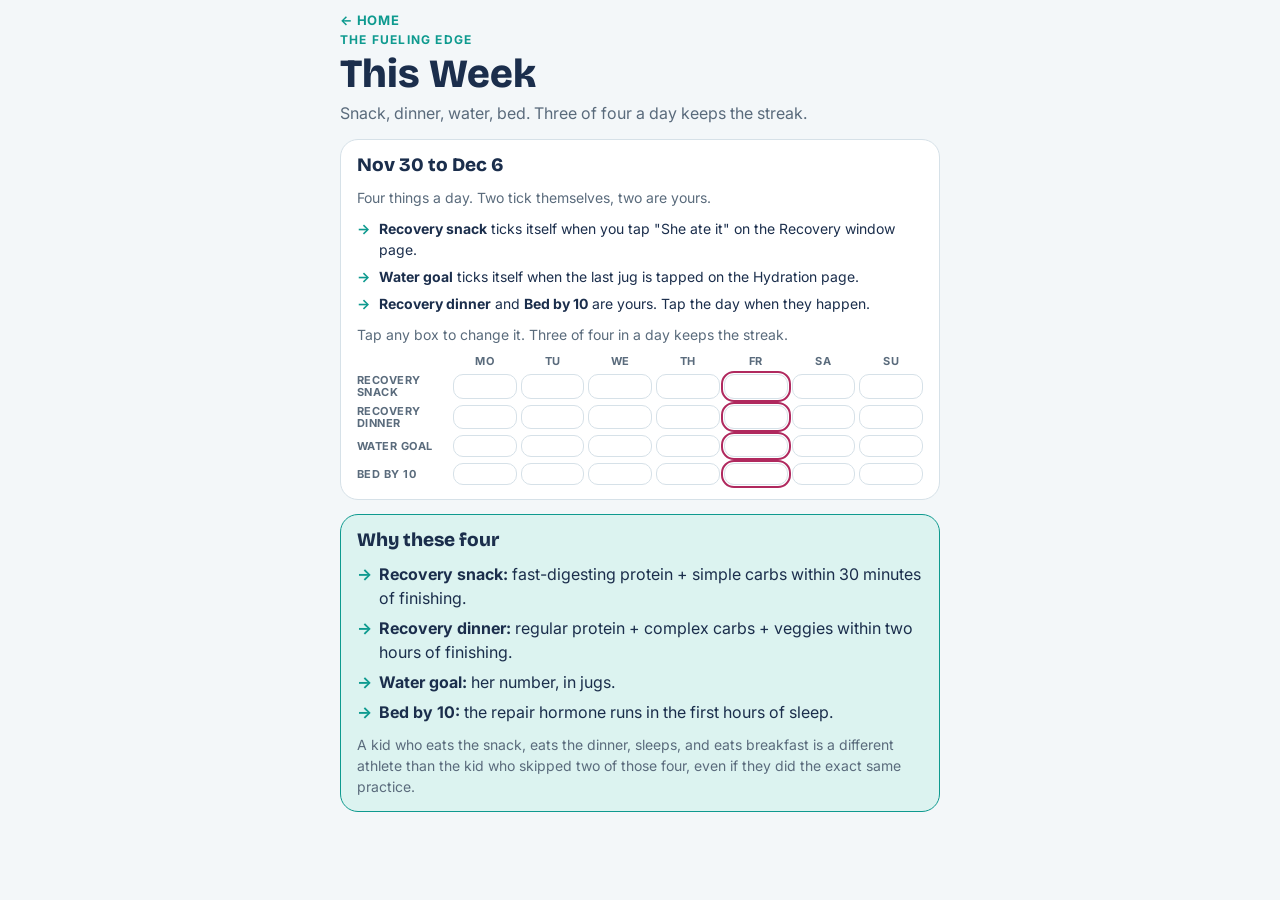
<file: week.html>
<!doctype html>
<meta charset="utf-8">
<base target="_top">
<meta name="viewport" content="width=device-width, initial-scale=1, viewport-fit=cover">
<title>This Week · The Fueling Edge</title>
<link rel="manifest" href="manifest.json">
<meta name="theme-color" content="#b0295e">
<meta name="apple-mobile-web-app-capable" content="yes">
<meta name="apple-mobile-web-app-title" content="Fueling">
<link rel="apple-touch-icon" href="icons/icon-180.png">
<link rel="preconnect" href="https://fonts.googleapis.com">
<link rel="stylesheet" href="https://fonts.googleapis.com/css2?family=Bricolage+Grotesque:opsz,wght@12..96,500;12..96,700;12..96,800&family=Inter:wght@400;500;600;700&display=swap">
<link rel="stylesheet" href="fuel.css">
<div class="wrap">
<header><a class="back" href="start.html">← Home</a><span class="eyebrow">The Fueling Edge</span><h1>This Week</h1><p class=lead>Snack, dinner, water, bed. Three of four a day keeps the streak.</p></header>
  <section class="card">
    <div style="display:flex;justify-content:space-between;align-items:baseline"><h2 id="weekLabel">This week</h2><span class="chip tag" id="streak"></span></div>
    <p class="small muted">Four things a day. Two tick themselves, two are yours.</p>
    <ul class="arrows small"><li><b>Recovery snack</b> ticks itself when you tap "She ate it" on the Recovery window page.</li><li><b>Water goal</b> ticks itself when the last jug is tapped on the Hydration page.</li><li><b>Recovery dinner</b> and <b>Bed by 10</b> are yours. Tap the day when they happen.</li></ul>
    <p class="small muted">Tap any box to change it. Three of four in a day keeps the streak.</p>
    <div id="grid"></div>
  </section>
  <section class="card soft">
    <h2>Why these four</h2>
    <ul class="arrows"><li><b>Recovery snack:</b> fast-digesting protein + simple carbs within 30 minutes of finishing.</li><li><b>Recovery dinner:</b> regular protein + complex carbs + veggies within two hours of finishing.</li><li><b>Water goal:</b> her number, in jugs.</li><li><b>Bed by 10:</b> the repair hormone runs in the first hours of sleep.</li></ul>
    <p class="small muted">A kid who eats the snack, eats the dinner, sleeps, and eats breakfast is a different athlete than the kid who skipped two of those four, even if they did the exact same practice.</p>
  </section>
</div>
<script src="fuel.js"></script>
<script>
const ITEMS=[['snack','Recovery snack'],['dinner','Recovery dinner'],['water','Water goal'],['bed','Bed by 10']];
function monday(){const d=today();d.setDate(d.getDate()-((d.getDay()+6)%7));return d}
function render(){const m=monday();const days=Array.from({length:7},(_,i)=>{const d=new Date(m);d.setDate(m.getDate()+i);return d});
  $('#weekLabel').textContent=`${m.toLocaleDateString([], {month:'short',day:'numeric'})} to ${days[6].toLocaleDateString([], {month:'short',day:'numeric'})}`;
  let html=`<div class="grid7" style="grid-template-columns:92px repeat(7,1fr)"><div></div>${days.map(d=>`<div class="d">${d.toLocaleDateString([], {weekday:'short'}).slice(0,2)}</div>`).join('')}</div>`;
  for(const [k,label] of ITEMS){html+=`<div class="grid7" style="margin-top:6px;grid-template-columns:92px repeat(7,1fr)"><div class="d" style="text-align:left;line-height:1.1;align-self:center">${esc(label)}</div>${days.map(d=>{const key=ymd(d);const w=store.get('fuel:week:'+key,{});const fut=d>today();return `<button data-k="${k}" data-d="${key}" class="${w[k]?'on':''} ${key===TODAY?'today':''}" ${fut?'disabled':''}>${w[k]?'✓':''}</button>`}).join('')}</div>`}
  $('#grid').innerHTML=html;
  let s=0;for(let i=0;i<60;i++){const d=today();d.setDate(d.getDate()-i);const w=store.get('fuel:week:'+ymd(d),{});const n=ITEMS.filter(([k])=>w[k]).length;if(n>=3)s++;else if(i>0)break}
  $('#streak').textContent=s?`${s} day${s===1?'':'s'} in a row`:'';$('#streak').style.display=s?'':'none';}
document.addEventListener('click',e=>{const b=e.target.closest('button[data-k]');if(!b)return;const key='fuel:week:'+b.dataset.d;const w=store.get(key,{});w[b.dataset.k]=!w[b.dataset.k];store.set(key,w);render()});
render();
</script>
</file>
<file: fuel.css>
/* The Fueling Edge player. Same family as the YAE and Core Edge players: navy ink, teal brand, raspberry for actions.
   Light and dark. Body text in Inter, headings in Bricolage Grotesque. */
:root{--bg:#f3f7f9;--card:#fff;--ink:#1b2e4c;--muted:#5a6b7c;--line:#d6e1e8;--brand:#0e9a8f;--brand-soft:#dcf3f0;--accent:#b0295e;--accent-soft:#f7e3ea;--gold:#e6aa3e;
  --display:"Bricolage Grotesque","Helvetica Neue",Arial,sans-serif;--body:"Inter","Helvetica Neue",Arial,sans-serif}
@media (prefers-color-scheme: dark){:root:not([data-theme="light"]){--bg:#0f1b2e;--card:#1b2b45;--ink:#eef4f8;--muted:#a4b4c4;--line:#2c3f5c;--brand:#4fcfc4;--brand-soft:#17403c;--accent:#e8558a;--accent-soft:#3a1a2a;color-scheme:dark}}
:root[data-theme="dark"]{--bg:#0f1b2e;--card:#1b2b45;--ink:#eef4f8;--muted:#a4b4c4;--line:#2c3f5c;--brand:#4fcfc4;--brand-soft:#17403c;--accent:#e8558a;--accent-soft:#3a1a2a;color-scheme:dark}
*{box-sizing:border-box}
body{margin:0;background:var(--bg);color:var(--ink);font:400 16px/1.5 var(--body);padding:0 16px 60px}
.wrap{max-width:600px;margin:0 auto;display:flex;flex-direction:column;gap:14px}
header{padding-top:14px;display:flex;flex-direction:column;gap:6px}
.eyebrow{font:700 12px/1.2 var(--body);letter-spacing:.1em;text-transform:uppercase;color:var(--brand)}
h1{font:800 clamp(28px,8vw,40px)/1.05 var(--display);margin:0}
h2{margin:0;font:800 19px/1.2 var(--display)}
h3{margin:0;font:800 16px/1.2 var(--display)}
.lead{margin:0;color:var(--muted)}
a.back{font:700 13px/1 var(--body);letter-spacing:.06em;text-transform:uppercase;color:var(--brand);text-decoration:none;display:inline-block}
.card{background:var(--card);border:1px solid var(--line);border-radius:18px;padding:14px 16px;display:flex;flex-direction:column;gap:10px}
.card p{margin:0}
.card.soft{background:var(--brand-soft);border-color:var(--brand)}
.card.pink{background:var(--accent-soft);border-color:var(--accent)}
.muted{color:var(--muted)}
.small{font-size:14px}
.when{display:block;font:700 12px/1.3 var(--body);letter-spacing:.08em;text-transform:uppercase;color:var(--brand)}
.go{display:block;text-align:center;background:var(--accent);color:#fff;text-decoration:none;border:0;border-radius:16px;padding:18px;font:800 20px/1 var(--display);cursor:pointer;width:100%}
.go.brand{background:var(--brand)}
.go.quiet{background:var(--card);color:var(--ink);border:1px solid var(--line)}
.go:disabled{opacity:.45}
.two{display:grid;grid-template-columns:1fr 1fr;gap:8px}
.two .go{font-size:17px;padding:16px 10px}
.ways{display:flex;flex-direction:column;gap:8px}
.way{display:grid;grid-template-columns:44px 1fr;gap:12px;align-items:center;background:var(--card);border:1px solid var(--line);border-radius:16px;padding:12px 14px;text-decoration:none;color:inherit}
.way .ic{width:44px;height:44px;border-radius:12px;background:#0e9a8f;color:#fff;display:grid;place-items:center;font:800 20px/1 var(--display)}
.way b{display:block;font:800 17px/1.2 var(--display)}
.way small{color:var(--muted);font-size:14px}
h2.also{margin:6px 0 -6px;font:800 13px/1.2 var(--body);letter-spacing:.1em;text-transform:uppercase;color:var(--muted)}
ul.arrows{margin:0;padding:0;list-style:none;display:flex;flex-direction:column;gap:6px}
ul.arrows li{padding-left:22px;position:relative}
ul.arrows li::before{content:"→";position:absolute;left:0;color:var(--brand);font-weight:700}
.item{display:flex;align-items:flex-start;gap:12px;border-top:1px solid var(--line);padding:10px 0}
.item:first-of-type{border-top:0;padding-top:0}
.item input{width:24px;height:24px;margin:2px 0 0;accent-color:var(--brand);flex:none}
.item label{flex:1}
.item label b{display:block;font-weight:700}
.item label small{display:block;color:var(--muted);font-size:14px}
.item.done label b{text-decoration:line-through;color:var(--muted)}
.chips{display:flex;flex-wrap:wrap;gap:6px}
.chip{display:inline-block;border:1px solid var(--line);border-radius:999px;padding:7px 12px;font:600 13px/1 var(--body);background:var(--card);color:var(--ink);cursor:pointer;user-select:none}
.chip[aria-pressed="true"],.chip.on{background:var(--brand);border-color:var(--brand);color:#fff}
.chip.tag{background:var(--brand-soft);border-color:transparent;color:var(--brand);font-weight:700;letter-spacing:.04em;text-transform:uppercase;font-size:11px;cursor:default}
.seg{display:inline-flex;border:1px solid var(--line);border-radius:999px;overflow:hidden}
.seg button{border:0;background:var(--card);color:var(--ink);padding:10px 16px;font:700 14px/1 var(--body);cursor:pointer}
.seg button[aria-pressed="true"]{background:var(--brand);color:#fff}
input[type=time],input[type=number],input[type=date],select{font:600 18px/1.2 var(--body);padding:10px 12px;border:1px solid var(--line);border-radius:12px;background:var(--card);color:var(--ink);width:100%}
label.field{display:flex;flex-direction:column;gap:4px;font:700 13px/1.2 var(--body);letter-spacing:.06em;text-transform:uppercase;color:var(--muted)}
.timeline{display:flex;flex-direction:column;gap:0}
.slot{display:grid;grid-template-columns:78px 1fr;gap:12px;padding:12px 0;border-top:1px solid var(--line)}
.slot:first-child{border-top:0;padding-top:0}
.slot .t{font:800 17px/1.2 var(--display);color:var(--accent)}
.slot .t small{display:block;font:700 11px/1.3 var(--body);letter-spacing:.06em;text-transform:uppercase;color:var(--muted)}
.slot h3{margin-bottom:4px}
.slot p{margin:0;font-size:15px}
.slot .picks{color:var(--brand);font-weight:600;font-size:14px}
.big{font:800 54px/1 var(--display);text-align:center;color:var(--brand);margin:4px 0}
.bar{height:10px;background:var(--line);border-radius:999px;overflow:hidden}
.bar i{display:block;height:100%;background:var(--brand);width:0;transition:width .3s}
.grid7{display:grid;grid-template-columns:repeat(7,1fr);gap:4px;text-align:center}
.grid7 .d{font:700 11px/1.2 var(--body);letter-spacing:.04em;text-transform:uppercase;color:var(--muted)}
.grid7 button{border:1px solid var(--line);background:var(--card);border-radius:10px;padding:10px 0;font:800 14px/1 var(--display);color:var(--muted);cursor:pointer}
.grid7 button.on{background:var(--brand);border-color:var(--brand);color:#fff}
.grid7 button.today{outline:2px solid var(--accent);outline-offset:1px}
.foot{font-size:12px;color:var(--muted);text-align:center}
.cta-row{display:flex;gap:8px;flex-wrap:wrap}
.cta-row .go{flex:1;font-size:16px;padding:14px 10px}
details{background:var(--card);border:1px solid var(--line);border-radius:18px;padding:0}
details summary{cursor:pointer;padding:14px 16px;font:800 17px/1.2 var(--display);list-style:none;display:flex;justify-content:space-between;gap:8px}
details summary::after{content:"+";color:var(--brand);font-size:22px;line-height:1}
details[open] summary::after{content:"–"}
details .in{padding:0 16px 14px;display:flex;flex-direction:column;gap:10px}
@media print{body{background:#fff;color:#000;padding:0}.go,a.back,.seg,.chips,.cta-row{display:none!important}.card{border-color:#999;border-radius:6px}}
</file>
